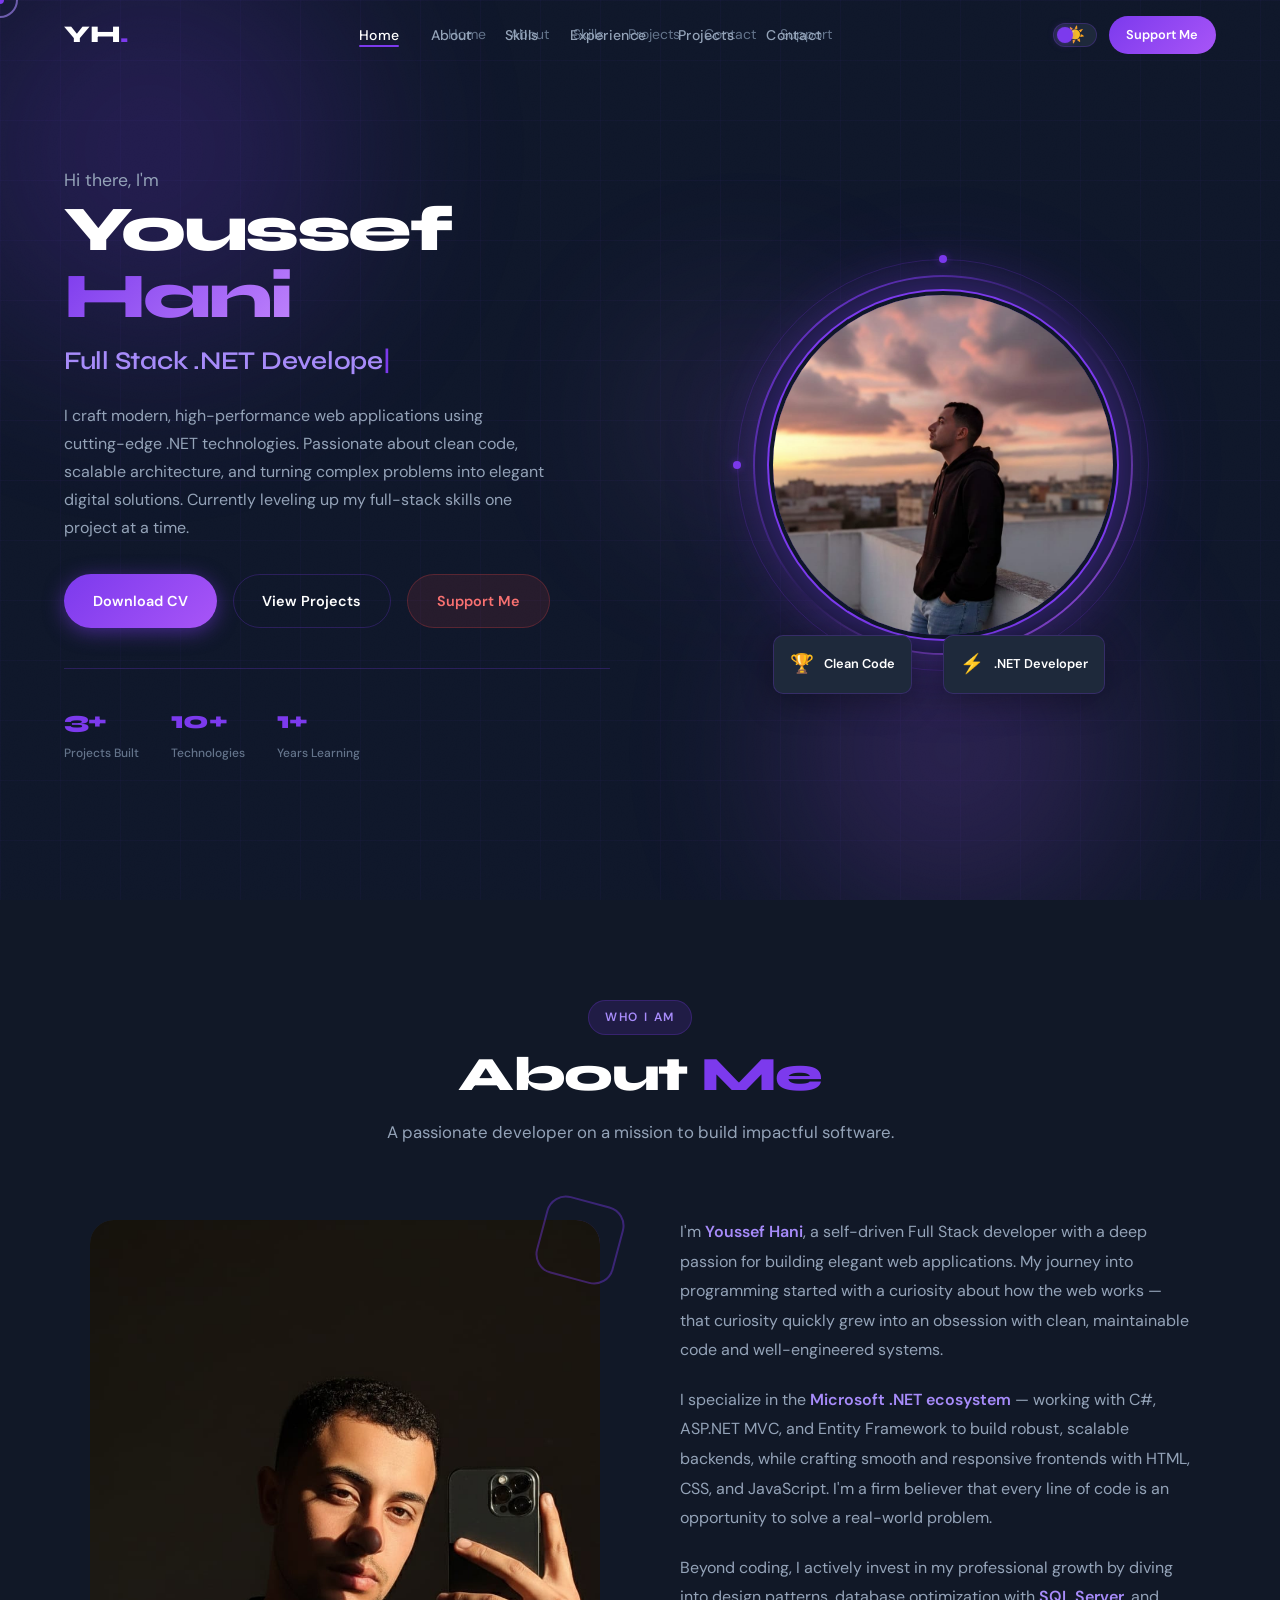
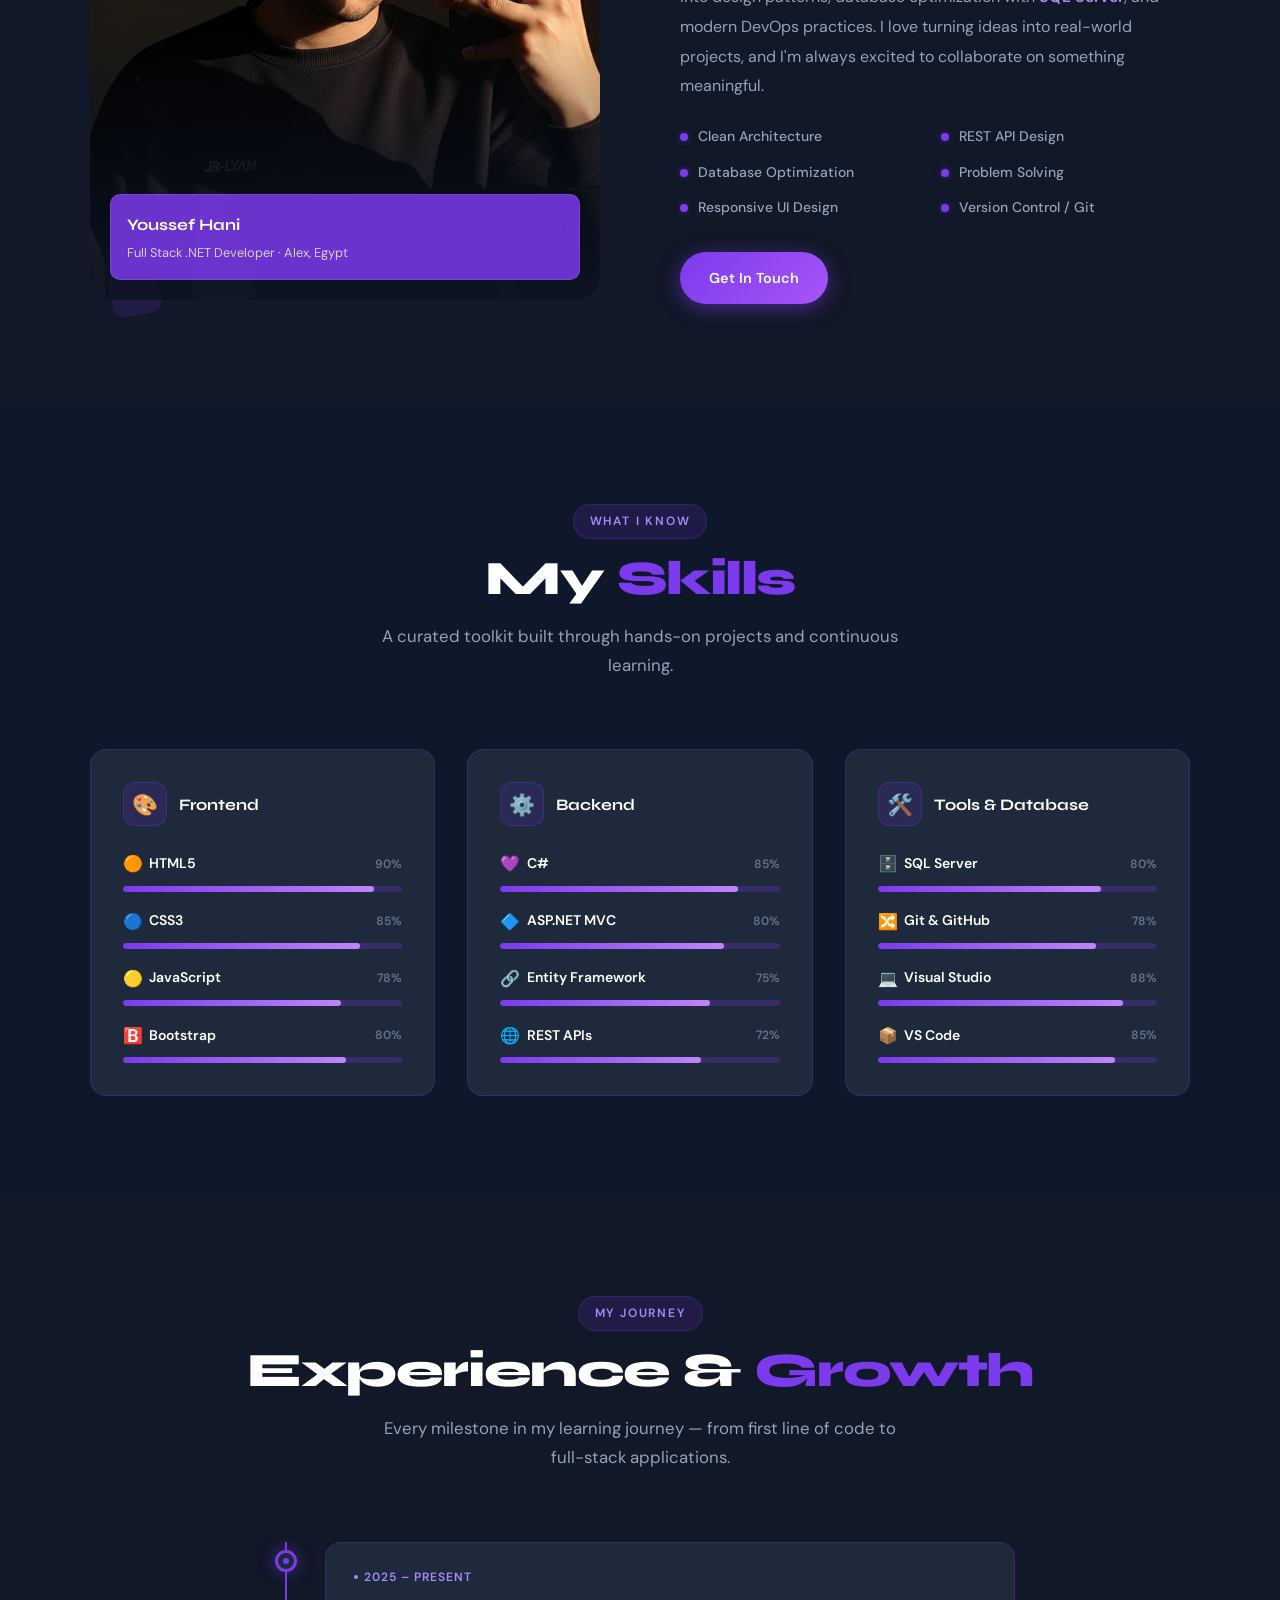
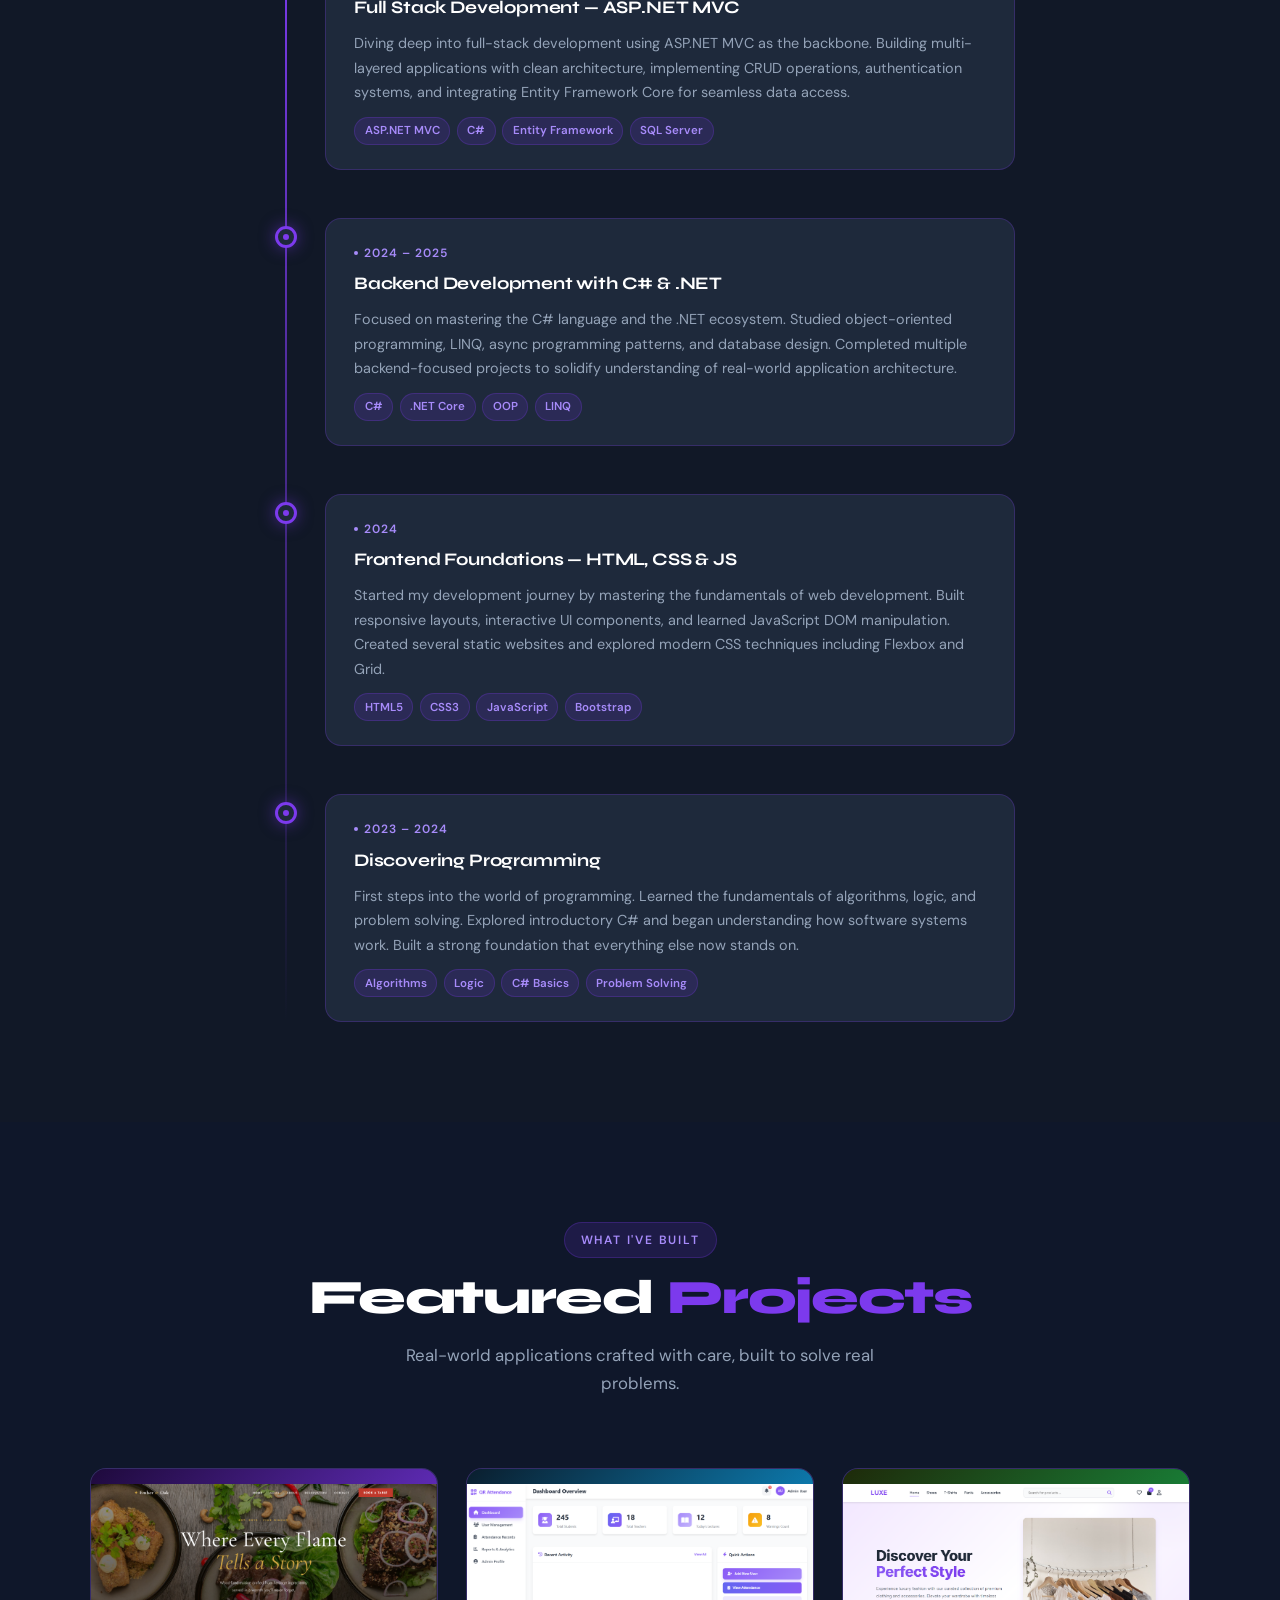
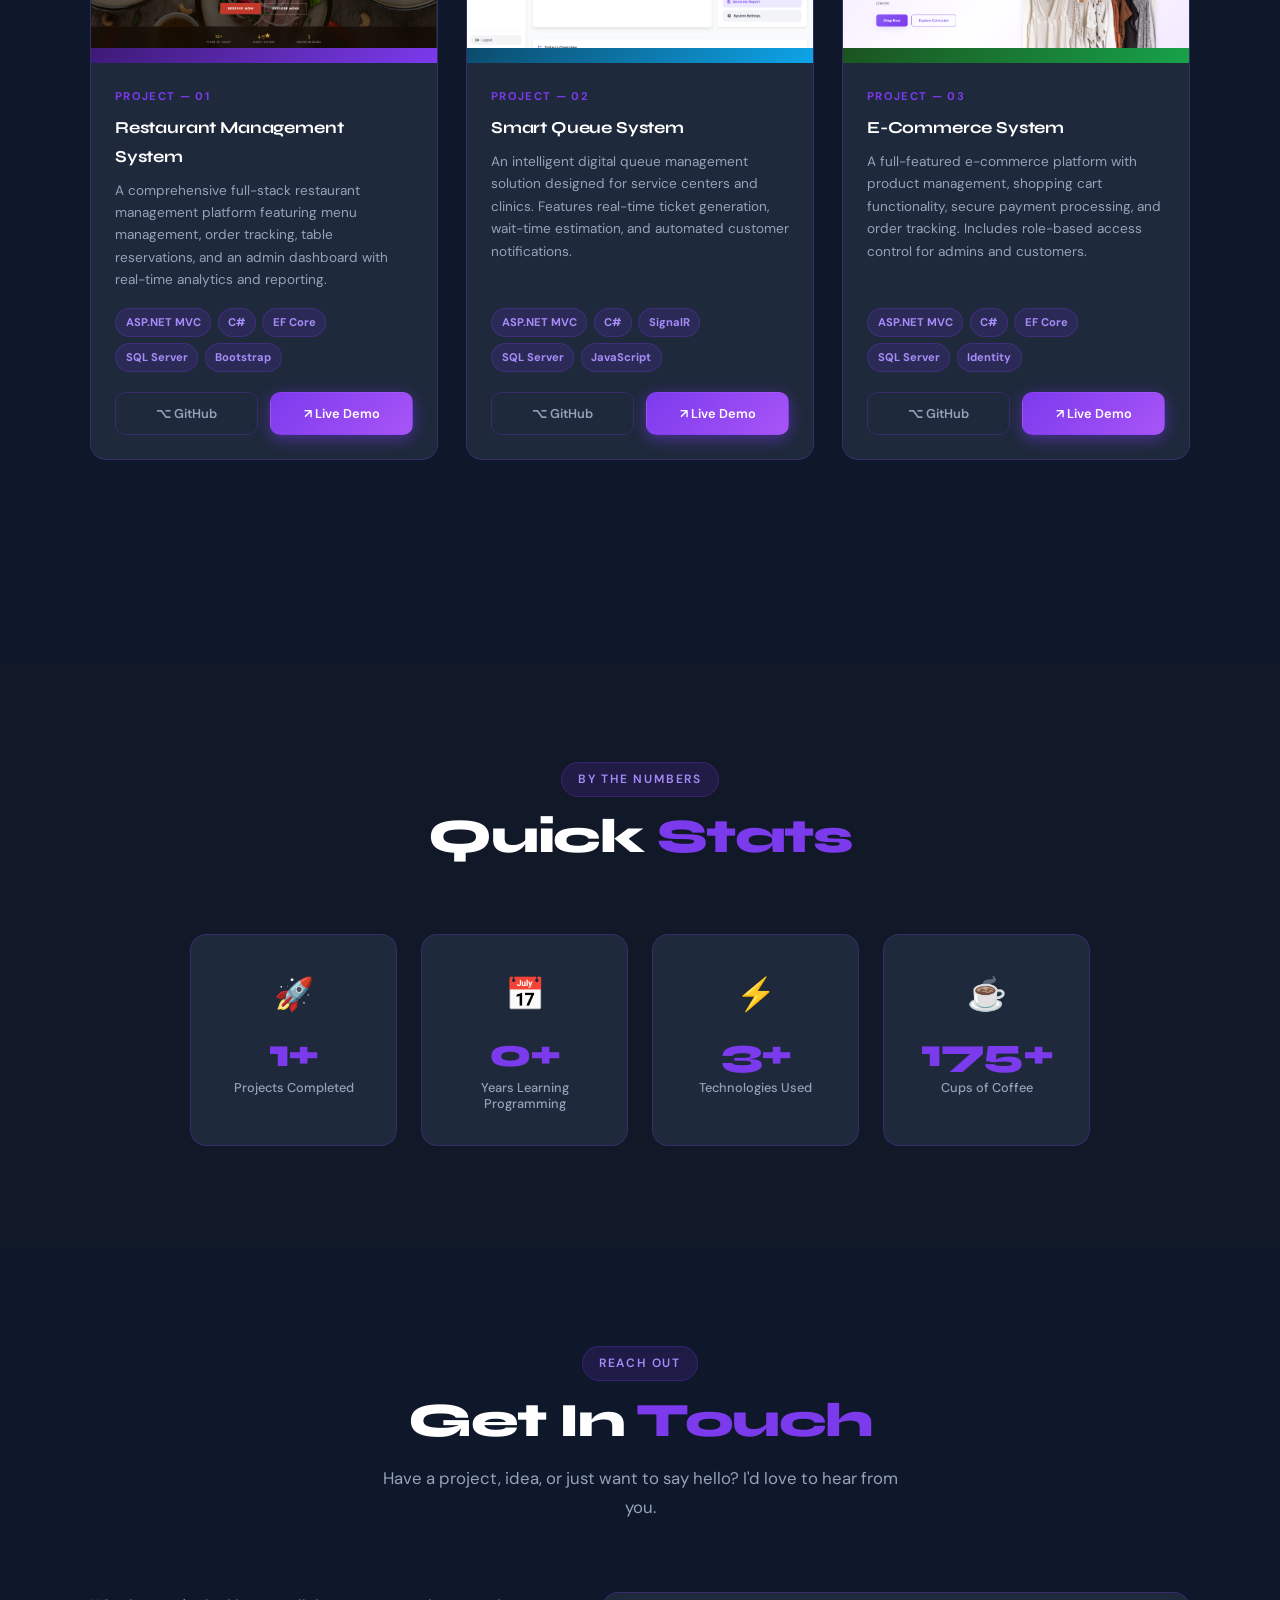
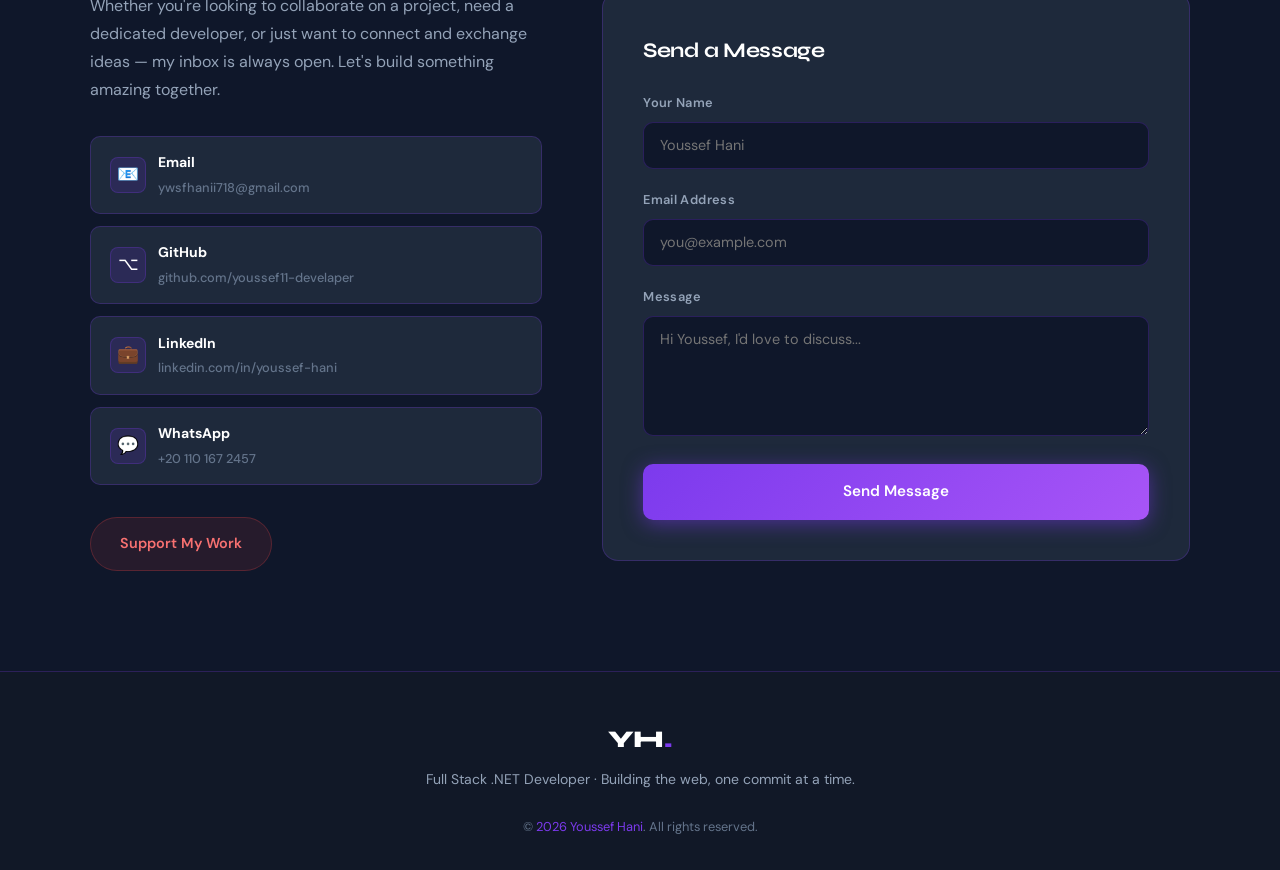
<file: index.html>
<!DOCTYPE html>
<html lang="en" data-theme="dark">
<head>
  <meta charset="UTF-8" />
  <meta name="viewport" content="width=device-width, initial-scale=1.0" />
  <title>Youssef Hani — Full Stack .NET Developer</title>
  <meta name="description" content="Portfolio of Youssef Hani, a passionate Full Stack .NET Developer specializing in ASP.NET MVC, C#, and modern web technologies." />
  <link rel="stylesheet" href="css/style.css" />
  <link rel="icon" href="data:image/svg+xml,<svg xmlns='http://www.w3.org/2000/svg' viewBox='0 0 32 32'><rect width='32' height='32' rx='8' fill='%237c3aed'/><text y='24' x='5' font-size='22' fill='white' font-family='sans-serif' font-weight='900'>Y</text></svg>" />
</head>
<body>

<!-- LOADER -->
<div id="loader">
  <div class="loader-ring"></div>
</div>

<!-- CURSOR -->
<div class="cursor-dot"></div>
<div class="cursor-ring"></div>

<!-- SCROLL TO TOP -->
<button class="scroll-top" id="scrollTop" aria-label="Scroll to top">↑</button>

<!-- ============================================================
     NAVIGATION
============================================================ -->
<nav id="navbar">
  <a href="#hero" class="nav-logo">YH<span>.</span></a>

  <ul class="nav-links">
    <li><a href="#hero">Home</a></li>
    <li><a href="#about">About</a></li>
    <li><a href="#skills">Skills</a></li>
    <li><a href="#experience">Experience</a></li>
    <li><a href="#projects">Projects</a></li>
    <li><a href="#contact">Contact</a></li>
  </ul>

  <div class="nav-actions">
    <button class="theme-toggle" id="themeToggle" aria-label="Toggle theme">
      <span class="theme-icon">☀️</span>
    </button>
    <a href="#contact" class="nav-support-btn">Support Me</a>
  </div>

  <button class="hamburger" id="hamburger" aria-label="Menu">
    <span></span><span></span><span></span>
  </button>
</nav>

<!-- Mobile Nav -->
<nav class="mobile-nav" id="mobileNav">
  <a href="#hero">Home</a>
  <a href="#about">About</a>
  <a href="#skills">Skills</a>
  <a href="#experience">Experience</a>
  <a href="#projects">Projects</a>
  <a href="#contact">Contact</a>
</nav>

<!-- ============================================================
     HERO SECTION
============================================================ -->
<section id="hero">
  <div class="hero-bg">
    <div class="hero-orb hero-orb-1"></div>
    <div class="hero-orb hero-orb-2"></div>
    <div class="hero-orb hero-orb-3"></div>
    <div class="hero-grid"></div>
  </div>

  <div class="hero-container">

    <!-- Text -->
    <div class="hero-text">
      <p class="hero-greeting">Hi there, I'm</p>
      <h1 class="hero-name">Youssef<br><span class="highlight">Hani</span></h1>
      <h2 class="hero-title"><span id="typed"></span><span class="typed-cursor">|</span></h2>
      <p class="hero-intro">
        I craft modern, high-performance web applications using cutting-edge .NET technologies.
        Passionate about clean code, scalable architecture, and turning complex problems into
        elegant digital solutions. Currently leveling up my full-stack skills one project at a time.
      </p>

      <div class="hero-btns">
        <a href="files/Youssef Hani Ahmed Abd Allah final cv5.pdf" download class="btn-primary">
           Download CV
        </a>
        <a href="#projects" class="btn-secondary">
           View Projects
        </a>
        <a href="#contact" class="btn-support">
           Support Me
        </a>
      </div>

      <div class="hero-stats">
        <div class="hero-stat-item">
          <div class="hero-stat-num">3+</div>
          <div class="hero-stat-label">Projects Built</div>
        </div>
        <div class="hero-stat-item">
          <div class="hero-stat-num">10+</div>
          <div class="hero-stat-label">Technologies</div>
        </div>
        <div class="hero-stat-item">
          <div class="hero-stat-num">1+</div>
          <div class="hero-stat-label">Years Learning</div>
        </div>
      </div>
    </div>

    <!-- Image -->
    <div class="hero-image-wrap">
      <div class="profile-ring-outer">
        <div class="profile-ring"></div>
        <div class="profile-ring-2"></div>
        <div class="profile-dots">
          <div class="profile-dot"></div>
          <div class="profile-dot"></div>
          <div class="profile-dot"></div>
        </div>
        <div class="profile-img-container">
          <div class="profile-placeholder"><img src="image/profile.jpeg" alt="Youssef Hani"></div>
        </div>

        <!-- Floating info cards -->
        <div class="hero-float-card"style="left: 50%;">
          <span class="float-icon">⚡</span> .NET Developer
        </div>
        <div class="hero-float-card">
          <span class="float-icon">🏆</span> Clean Code
        </div>
      </div>
    </div>

  </div>
</section>

<!-- ============================================================
     ABOUT SECTION
============================================================ -->
<section id="about">
  <div class="section-header reveal">
    <div class="section-label">Who I Am</div>
    <h2 class="section-title">About <span>Me</span></h2>
    <p class="section-desc">A passionate developer on a mission to build impactful software.</p>
  </div>

  <div class="about-grid">

    <div class="about-img-wrap reveal-left">
      <div class="about-img-box">
        <div class="big-letter"><img src="image/section.jpeg" alt="Youssef Hani"></div>
        <div class="about-img-badge">
          <h4>Youssef Hani</h4>
          <p>Full Stack .NET Developer · Alex, Egypt</p>
        </div>
      </div>
      <div class="about-decor"></div>
      <div class="about-decor-2"></div>
    </div>

    <div class="about-content reveal-right">
      <p>
        I'm <strong>Youssef Hani</strong>, a self-driven Full Stack developer with a deep passion for
        building elegant web applications. My journey into programming started with a curiosity
        about how the web works — that curiosity quickly grew into an obsession with clean, 
        maintainable code and well-engineered systems.
      </p>
      <p>
        I specialize in the <strong>Microsoft .NET ecosystem</strong> — working with C#, ASP.NET MVC, 
        and Entity Framework to build robust, scalable backends, while crafting smooth and responsive
        frontends with HTML, CSS, and JavaScript. I'm a firm believer that every line of code is 
        an opportunity to solve a real-world problem.
      </p>
      <p>
        Beyond coding, I actively invest in my professional growth by diving into design patterns,
        database optimization with <strong>SQL Server</strong>, and modern DevOps practices. I love 
        turning ideas into real-world projects, and I'm always excited to collaborate on something meaningful.
      </p>

      <div class="about-highlights">
        <div class="about-highlight-item">Clean Architecture</div>
        <div class="about-highlight-item">REST API Design</div>
        <div class="about-highlight-item">Database Optimization</div>
        <div class="about-highlight-item">Problem Solving</div>
        <div class="about-highlight-item">Responsive UI Design</div>
        <div class="about-highlight-item">Version Control / Git</div>
      </div>

      <div style="margin-top:2rem;">
        <a href="#contact" class="btn-primary">Get In Touch</a>
      </div>
    </div>

  </div>
</section>

<!-- ============================================================
     SKILLS SECTION
============================================================ -->
<section id="skills">
  <div class="section-header reveal">
    <div class="section-label">What I Know</div>
    <h2 class="section-title">My <span>Skills</span></h2>
    <p class="section-desc">A curated toolkit built through hands-on projects and continuous learning.</p>
  </div>

  <div class="skills-container">
    <div class="skills-grid">

      <!-- Frontend -->
      <div class="skill-category reveal delay-1">
        <div class="skill-cat-header">
          <div class="skill-cat-icon">🎨</div>
          <div class="skill-cat-title">Frontend</div>
        </div>
        <div class="skill-items">
          <div class="skill-item">
            <div class="skill-info">
              <span class="skill-name"><span class="skill-icon">🟠</span> HTML5</span>
              <span class="skill-pct">90%</span>
            </div>
            <div class="skill-bar"><div class="skill-bar-fill" data-width="90"></div></div>
          </div>
          <div class="skill-item">
            <div class="skill-info">
              <span class="skill-name"><span class="skill-icon">🔵</span> CSS3</span>
              <span class="skill-pct">85%</span>
            </div>
            <div class="skill-bar"><div class="skill-bar-fill" data-width="85"></div></div>
          </div>
          <div class="skill-item">
            <div class="skill-info">
              <span class="skill-name"><span class="skill-icon">🟡</span> JavaScript</span>
              <span class="skill-pct">78%</span>
            </div>
            <div class="skill-bar"><div class="skill-bar-fill" data-width="78"></div></div>
          </div>
          <div class="skill-item">
            <div class="skill-info">
              <span class="skill-name"><span class="skill-icon">🅱️</span> Bootstrap</span>
              <span class="skill-pct">80%</span>
            </div>
            <div class="skill-bar"><div class="skill-bar-fill" data-width="80"></div></div>
          </div>
        </div>
      </div>

      <!-- Backend -->
      <div class="skill-category reveal delay-2">
        <div class="skill-cat-header">
          <div class="skill-cat-icon">⚙️</div>
          <div class="skill-cat-title">Backend</div>
        </div>
        <div class="skill-items">
          <div class="skill-item">
            <div class="skill-info">
              <span class="skill-name"><span class="skill-icon">💜</span> C#</span>
              <span class="skill-pct">85%</span>
            </div>
            <div class="skill-bar"><div class="skill-bar-fill" data-width="85"></div></div>
          </div>
          <div class="skill-item">
            <div class="skill-info">
              <span class="skill-name"><span class="skill-icon">🔷</span> ASP.NET MVC</span>
              <span class="skill-pct">80%</span>
            </div>
            <div class="skill-bar"><div class="skill-bar-fill" data-width="80"></div></div>
          </div>
          <div class="skill-item">
            <div class="skill-info">
              <span class="skill-name"><span class="skill-icon">🔗</span> Entity Framework</span>
              <span class="skill-pct">75%</span>
            </div>
            <div class="skill-bar"><div class="skill-bar-fill" data-width="75"></div></div>
          </div>
          <div class="skill-item">
            <div class="skill-info">
              <span class="skill-name"><span class="skill-icon">🌐</span> REST APIs</span>
              <span class="skill-pct">72%</span>
            </div>
            <div class="skill-bar"><div class="skill-bar-fill" data-width="72"></div></div>
          </div>
        </div>
      </div>

      <!-- Tools -->
      <div class="skill-category reveal delay-3">
        <div class="skill-cat-header">
          <div class="skill-cat-icon">🛠️</div>
          <div class="skill-cat-title">Tools & Database</div>
        </div>
        <div class="skill-items">
          <div class="skill-item">
            <div class="skill-info">
              <span class="skill-name"><span class="skill-icon">🗄️</span> SQL Server</span>
              <span class="skill-pct">80%</span>
            </div>
            <div class="skill-bar"><div class="skill-bar-fill" data-width="80"></div></div>
          </div>
          <div class="skill-item">
            <div class="skill-info">
              <span class="skill-name"><span class="skill-icon">🔀</span> Git & GitHub</span>
              <span class="skill-pct">78%</span>
            </div>
            <div class="skill-bar"><div class="skill-bar-fill" data-width="78"></div></div>
          </div>
          <div class="skill-item">
            <div class="skill-info">
              <span class="skill-name"><span class="skill-icon">💻</span> Visual Studio</span>
              <span class="skill-pct">88%</span>
            </div>
            <div class="skill-bar"><div class="skill-bar-fill" data-width="88"></div></div>
          </div>
          <div class="skill-item">
            <div class="skill-info">
              <span class="skill-name"><span class="skill-icon">📦</span> VS Code</span>
              <span class="skill-pct">85%</span>
            </div>
            <div class="skill-bar"><div class="skill-bar-fill" data-width="85"></div></div>
          </div>
        </div>
      </div>

    </div>
  </div>
</section>

<!-- ============================================================
     EXPERIENCE SECTION
============================================================ -->
<section id="experience">
  <div class="section-header reveal">
    <div class="section-label">My Journey</div>
    <h2 class="section-title">Experience &amp; <span>Growth</span></h2>
    <p class="section-desc">Every milestone in my learning journey — from first line of code to full-stack applications.</p>
  </div>

  <div class="timeline">

    <div class="timeline-item reveal">
      <div class="timeline-dot"><div class="timeline-dot-inner"></div></div>
      <div class="timeline-card">
        <div class="timeline-period">2025 – Present</div>
        <h3 class="timeline-title">Full Stack Development — ASP.NET MVC</h3>
        <p class="timeline-desc">
          Diving deep into full-stack development using ASP.NET MVC as the backbone. Building multi-layered
          applications with clean architecture, implementing CRUD operations, authentication systems, and integrating
          Entity Framework Core for seamless data access.
        </p>
        <div class="timeline-tags">
          <span class="timeline-tag">ASP.NET MVC</span>
          <span class="timeline-tag">C#</span>
          <span class="timeline-tag">Entity Framework</span>
          <span class="timeline-tag">SQL Server</span>
        </div>
      </div>
    </div>

    <div class="timeline-item reveal delay-1">
      <div class="timeline-dot"><div class="timeline-dot-inner"></div></div>
      <div class="timeline-card">
        <div class="timeline-period">2024 – 2025</div>
        <h3 class="timeline-title">Backend Development with C# &amp; .NET</h3>
        <p class="timeline-desc">
          Focused on mastering the C# language and the .NET ecosystem. Studied object-oriented programming, LINQ,
          async programming patterns, and database design. Completed multiple backend-focused projects to solidify
          understanding of real-world application architecture.
        </p>
        <div class="timeline-tags">
          <span class="timeline-tag">C#</span>
          <span class="timeline-tag">.NET Core</span>
          <span class="timeline-tag">OOP</span>
          <span class="timeline-tag">LINQ</span>
        </div>
      </div>
    </div>

    <div class="timeline-item reveal delay-2">
      <div class="timeline-dot"><div class="timeline-dot-inner"></div></div>
      <div class="timeline-card">
        <div class="timeline-period">2024</div>
        <h3 class="timeline-title">Frontend Foundations — HTML, CSS &amp; JS</h3>
        <p class="timeline-desc">
          Started my development journey by mastering the fundamentals of web development. Built responsive layouts,
          interactive UI components, and learned JavaScript DOM manipulation. Created several static websites
          and explored modern CSS techniques including Flexbox and Grid.
        </p>
        <div class="timeline-tags">
          <span class="timeline-tag">HTML5</span>
          <span class="timeline-tag">CSS3</span>
          <span class="timeline-tag">JavaScript</span>
          <span class="timeline-tag">Bootstrap</span>
        </div>
      </div>
    </div>

    <div class="timeline-item reveal delay-3">
      <div class="timeline-dot"><div class="timeline-dot-inner"></div></div>
      <div class="timeline-card">
        <div class="timeline-period">2023 – 2024</div>
        <h3 class="timeline-title">Discovering Programming</h3>
        <p class="timeline-desc">
          First steps into the world of programming. Learned the fundamentals of algorithms, logic, and problem
          solving. Explored introductory C# and began understanding how software systems work. Built a strong
          foundation that everything else now stands on.
        </p>
        <div class="timeline-tags">
          <span class="timeline-tag">Algorithms</span>
          <span class="timeline-tag">Logic</span>
          <span class="timeline-tag">C# Basics</span>
          <span class="timeline-tag">Problem Solving</span>
        </div>
      </div>
    </div>

  </div>
</section>

<!-- ============================================================
     PROJECTS SECTION
============================================================ -->
<section id="projects">
  <div class="section-header reveal">
    <div class="section-label">What I've Built</div>
    <h2 class="section-title">Featured <span>Projects</span></h2>
    <p class="section-desc">Real-world applications crafted with care, built to solve real problems.</p>
  </div>

  <div class="projects-grid">

    <!-- Project 1 -->
    <div class="project-card reveal delay-1">
      <div class="project-img">
        <div class="project-img-inner project-img-placeholder proj-p1"><img src="image/resturant.png" alt="Project 1"></div>
        <div class="project-img-overlay">
          <a href="https://github.com/Youssef11-Develaper/Restaurant" target="_blank" class="overlay-btn" title="GitHub">⌥</a>
          <a href="https://github.com/Youssef11-Develaper/Restaurant" class="overlay-btn" title="Live Demo">↗</a>
        </div>
      </div>
      <div class="project-content">
        <div class="project-number">Project — 01</div>
        <h3 class="project-title">Restaurant Management System</h3>
        <p class="project-desc">
          A comprehensive full-stack restaurant management platform featuring menu management, order tracking,
          table reservations, and an admin dashboard with real-time analytics and reporting.
        </p>
        <div class="project-techs">
          <span class="project-tech">ASP.NET MVC</span>
          <span class="project-tech">C#</span>
          <span class="project-tech">EF Core</span>
          <span class="project-tech">SQL Server</span>
          <span class="project-tech">Bootstrap</span>
        </div>
        <div class="project-links">
          <a href="https://github.com/Youssef11-Develaper/Restaurant" target="_blank" class="project-link-btn github">⌥ GitHub</a>
          <a href="https://github.com/Youssef11-Develaper/Restaurant" class="project-link-btn demo">↗ Live Demo</a>
        </div>
      </div>
    </div>

    <!-- Project 2 -->
    <div class="project-card reveal delay-2">
      <div class="project-img">
        <div class="project-img-inner project-img-placeholder proj-p2"><img src="image/QR.png" alt="Project 2"></div>
        <div class="project-img-overlay">
          <a href="https://github.com/Youssef11-Develaper/QR-Attendance-System-FrontEnd" target="_blank" class="overlay-btn" title="GitHub">⌥</a>
          <a href="https://youssef11-develaper.github.io/QR-Attendance-System-FrontEnd/" class="overlay-btn" title="Live Demo">↗</a>
        </div>
      </div>
      <div class="project-content">
        <div class="project-number">Project — 02</div>
        <h3 class="project-title">Smart Queue System</h3>
        <p class="project-desc">
          An intelligent digital queue management solution designed for service centers and clinics.
          Features real-time ticket generation, wait-time estimation, and automated customer notifications.
        </p>
        <div class="project-techs">
          <span class="project-tech">ASP.NET MVC</span>
          <span class="project-tech">C#</span>
          <span class="project-tech">SignalR</span>
          <span class="project-tech">SQL Server</span>
          <span class="project-tech">JavaScript</span>
        </div>
        <div class="project-links">
          <a href="https://github.com/Youssef11-Develaper/QR-Attendance-System-FrontEnd" target="_blank" class="project-link-btn github">⌥ GitHub</a>
          <a href="https://youssef11-develaper.github.io/QR-Attendance-System-FrontEnd/" class="project-link-btn demo">↗ Live Demo</a>
        </div>
      </div>
    </div>

    <!-- Project 3 -->
    <div class="project-card reveal delay-3">
      <div class="project-img">
        <div class="project-img-inner project-img-placeholder proj-p3"><img src="image/e-commmerce.png" alt="Project 3"></div>
        <div class="project-img-overlay">
          <a href="https://github.com/Youssef11-Develaper/Shopping" target="_blank" class="overlay-btn" title="GitHub">⌥</a>
          <a href=" https://youssef11-develaper.github.io/Shopping/" class="overlay-btn" title="Live Demo">↗</a>
        </div>
      </div>
      <div class="project-content">
        <div class="project-number">Project — 03</div>
        <h3 class="project-title">E-Commerce System</h3>
        <p class="project-desc">
          A full-featured e-commerce platform with product management, shopping cart functionality,
          secure payment processing, and order tracking. Includes role-based access control for admins and customers.
        </p>
        <div class="project-techs">
          <span class="project-tech">ASP.NET MVC</span>
          <span class="project-tech">C#</span>
          <span class="project-tech">EF Core</span>
          <span class="project-tech">SQL Server</span>
          <span class="project-tech">Identity</span>
        </div>
        <div class="project-links">
          <a href="https://github.com/Youssef11-Develaper/Shopping" target="_blank" class="project-link-btn github">⌥ GitHub</a>
          <button class="project-link-btn demo">↗ Live Demo</button>
        </div>
      </div>
    </div>

  </div>

  <div style="text-align:center; margin-top:3rem;" class="reveal">
    <a href="https://github.com/youssef11-develaper" target="_blank" class="btn-secondary">
      ⌥ View All on GitHub
    </a>
  </div>
</section>

<!-- ============================================================
     STATISTICS SECTION
============================================================ -->
<section id="stats">
  <div class="section-header reveal">
    <div class="section-label">By The Numbers</div>
    <h2 class="section-title">Quick <span>Stats</span></h2>
  </div>

  <div class="stats-grid">
    <div class="stat-card reveal delay-1">
      <div class="stat-icon">🚀</div>
      <div class="stat-num" data-target="3" data-suffix="+">0+</div>
      <div class="stat-label">Projects Completed</div>
    </div>
    <div class="stat-card reveal delay-2">
      <div class="stat-icon">📅</div>
      <div class="stat-num" data-target="1" data-suffix="+">0+</div>
      <div class="stat-label">Years Learning Programming</div>
    </div>
    <div class="stat-card reveal delay-3">
      <div class="stat-icon">⚡</div>
      <div class="stat-num" data-target="10" data-suffix="+">0+</div>
      <div class="stat-label">Technologies Used</div>
    </div>
    <div class="stat-card reveal delay-4">
      <div class="stat-icon">☕</div>
      <div class="stat-num" data-target="500" data-suffix="+">0+</div>
      <div class="stat-label">Cups of Coffee</div>
    </div>
  </div>
</section>

<!-- ============================================================
     CONTACT SECTION
============================================================ -->
<section id="contact">
  <div class="section-header reveal">
    <div class="section-label">Reach Out</div>
    <h2 class="section-title">Get In <span>Touch</span></h2>
    <p class="section-desc">Have a project, idea, or just want to say hello? I'd love to hear from you.</p>
  </div>

  <div class="contact-wrap">

    <!-- Info -->
    <div class="contact-info reveal-left">
      <p class="contact-intro">
        Whether you're looking to collaborate on a project, need a dedicated developer,
        or just want to connect and exchange ideas — my inbox is always open. Let's build something amazing together.
      </p>

      <div class="contact-links">
        <a href="mailto:ywsfhanii718@gmail.com" class="contact-link-item">
          <div class="contact-link-icon">📧</div>
          <div>
            <div style="font-weight:700; margin-bottom:2px;">Email</div>
            <div style="font-size:0.8rem; color:var(--text-dim);">ywsfhanii718@gmail.com</div>
          </div>
        </a>
        <a href="https://github.com/youssef11-develaper" target="_blank" class="contact-link-item">
          <div class="contact-link-icon">⌥</div>
          <div>
            <div style="font-weight:700; margin-bottom:2px;">GitHub</div>
            <div style="font-size:0.8rem; color:var(--text-dim);">github.com/youssef11-develaper</div>
          </div>
        </a>
        <a href="https://www.linkedin.com/in/youssef-hani718?utm_source=share&utm_campaign=share_via&utm_content=profile&utm_medium=android_app" target="_blank" class="contact-link-item">
          <div class="contact-link-icon">💼</div>
          <div>
            <div style="font-weight:700; margin-bottom:2px;">LinkedIn</div>
            <div style="font-size:0.8rem; color:var(--text-dim);">linkedin.com/in/youssef-hani</div>
          </div>
        </a>
        <a href="https://wa.me/201101672457" target="_blank" class="contact-link-item">
          <div class="contact-link-icon">💬</div>
          <div>
            <div style="font-weight:700; margin-bottom:2px;">WhatsApp</div>
            <div style="font-size:0.8rem; color:var(--text-dim);">+20 110 167 2457</div>
          </div>
        </a>
      </div>

      <a href="login.html" class="btn-support" style="display:inline-flex;">Support My Work</a>
    </div>

    <!-- Form -->
    <div class="contact-form-wrap reveal-right">
      <h3 class="form-title">Send a Message</h3>
      <form id="contactForm" novalidate>
        <div class="form-group">
          <label for="fname">Your Name</label>
          <input type="text" id="fname" placeholder="Youssef Hani" autocomplete="name" />
          <div class="form-error" id="nameErr">Please enter your name.</div>
        </div>
        <div class="form-group">
          <label for="femail">Email Address</label>
          <input type="email" id="femail" placeholder="you@example.com" autocomplete="email" />
          <div class="form-error" id="emailErr">Please enter a valid email address.</div>
        </div>
        <div class="form-group">
          <label for="fmessage">Message</label>
          <textarea id="fmessage" placeholder="Hi Youssef, I'd love to discuss..."></textarea>
          <div class="form-error" id="msgErr">Please enter a message (at least 10 characters).</div>
        </div>
        <a href="login.html"  type="submit" class="form-submit-btn">Send Message</a>
        <div class="form-success" id="formSuccess">
          ✅ Message sent successfully! I'll get back to you soon.
        </div>
      </form>
    </div>

  </div>
</section>

<!-- ============================================================
     FOOTER
============================================================ -->
<footer>
  <div class="footer-logo">YH<span>.</span></div>
  <p class="footer-tagline">Full Stack .NET Developer · Building the web, one commit at a time.</p>
  <nav class="footer-nav">
    <a href="#hero">Home</a>
    <a href="#about">About</a>
    <a href="#skills">Skills</a>
    <a href="#projects">Projects</a>
    <a href="#contact">Contact</a>
    <a href="login.html">Support</a>
  </nav>
  <p class="footer-copy">
    © <span id="year"></span> <span>Youssef Hani</span>. All rights reserved.
  </p>
</footer>

<script src="js/script.js"></script>
</body>
</html>
</file>
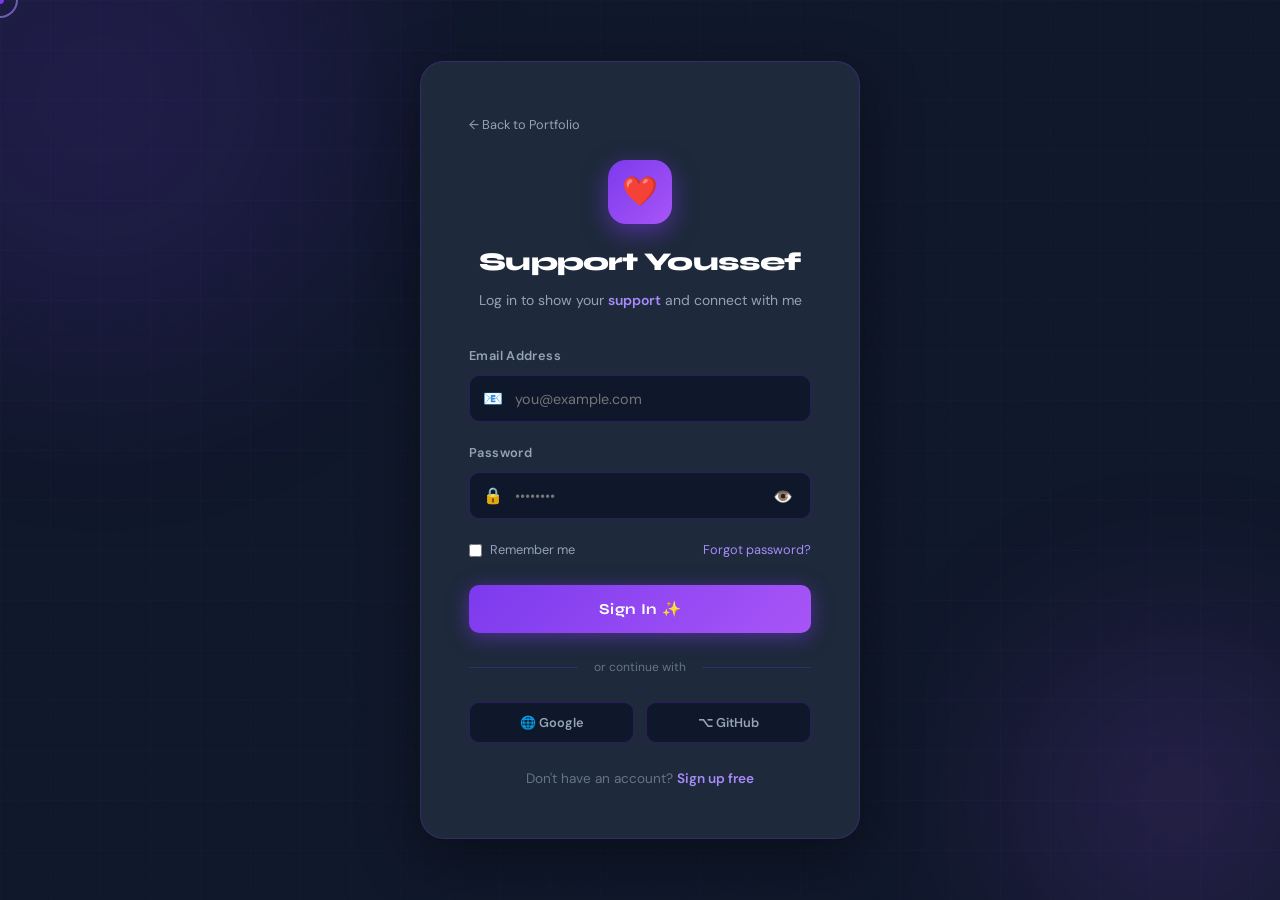
<file: login.html>
<!DOCTYPE html>
<html lang="en" data-theme="dark">
<head>
  <meta charset="UTF-8" />
  <meta name="viewport" content="width=device-width, initial-scale=1.0" />
  <title>Support Youssef Hani — Login</title>
  <link rel="stylesheet" href="css/style.css" />
  <link rel="icon" href="data:image/svg+xml,<svg xmlns='http://www.w3.org/2000/svg' viewBox='0 0 32 32'><rect width='32' height='32' rx='8' fill='%237c3aed'/><text y='24' x='5' font-size='22' fill='white' font-family='sans-serif' font-weight='900'>Y</text></svg>" />
  <style>
    .login-page {
      min-height: 100vh;
      display: flex;
      align-items: center;
      justify-content: center;
      padding: 2rem;
      position: relative;
      overflow: hidden;
    }
    .login-bg { position: absolute; inset: 0; z-index: 0; }
    .login-orb {
      position: absolute;
      border-radius: 50%;
      filter: blur(90px);
      opacity: 0.2;
    }
    .login-orb-1 {
      width: 600px; height: 600px;
      background: radial-gradient(circle, #7c3aed, transparent);
      top: -200px; left: -200px;
    }
    .login-orb-2 {
      width: 400px; height: 400px;
      background: radial-gradient(circle, #a855f7, transparent);
      bottom: -100px; right: -100px;
    }
    .login-grid {
      position: absolute; inset: 0;
      background-image:
        linear-gradient(rgba(124,58,237,0.04) 1px, transparent 1px),
        linear-gradient(90deg, rgba(124,58,237,0.04) 1px, transparent 1px);
      background-size: 50px 50px;
    }
    .login-card {
      position: relative;
      z-index: 2;
      background: var(--card);
      border: 1px solid var(--border);
      border-radius: 24px;
      padding: 3rem;
      width: 100%;
      max-width: 440px;
      box-shadow: var(--shadow);
      animation: fadeInUp 0.6s ease both;
    }
    .login-back {
      display: inline-flex;
      align-items: center;
      gap: 0.4rem;
      font-size: 0.8rem;
      color: var(--text-muted);
      text-decoration: none;
      margin-bottom: 1.5rem;
      transition: color var(--transition);
    }
    .login-back:hover { color: var(--secondary); }
    .login-header { text-align: center; margin-bottom: 2rem; }
    .login-icon {
      width: 64px; height: 64px;
      background: linear-gradient(135deg, var(--primary), #a855f7);
      border-radius: 18px;
      display: flex;
      align-items: center;
      justify-content: center;
      font-size: 1.8rem;
      margin: 0 auto 1rem;
      box-shadow: 0 8px 24px var(--glow);
    }
    .login-title {
      font-family: var(--font-display);
      font-size: 1.6rem;
      font-weight: 800;
      color: var(--text);
      letter-spacing: -0.03em;
      margin-bottom: 0.4rem;
    }
    .login-subtitle { font-size: 0.875rem; color: var(--text-muted); }
    .login-subtitle span { color: var(--secondary); font-weight: 600; }

    .form-group { margin-bottom: 1.25rem; }
    .form-group label {
      display: block;
      font-size: 0.8rem;
      font-weight: 600;
      color: var(--text-muted);
      margin-bottom: 0.5rem;
      letter-spacing: 0.03em;
    }
    .input-wrap { position: relative; }
    .input-icon {
      position: absolute;
      left: 14px;
      top: 50%;
      transform: translateY(-50%);
      font-size: 1rem;
      color: var(--text-dim);
      pointer-events: none;
    }
    .input-wrap input {
      width: 100%;
      background: var(--bg);
      border: 1px solid var(--border);
      border-radius: var(--radius-sm);
      padding: 0.85rem 1rem 0.85rem 2.8rem;
      color: var(--text);
      font-family: var(--font-body);
      font-size: 0.9rem;
      outline: none;
      transition: border-color var(--transition), box-shadow var(--transition);
    }
    .input-wrap input:focus {
      border-color: var(--primary);
      box-shadow: 0 0 0 3px var(--glow-soft);
    }
    .pw-toggle {
      position: absolute;
      right: 14px;
      top: 50%;
      transform: translateY(-50%);
      background: none;
      border: none;
      cursor: pointer;
      font-size: 1rem;
      color: var(--text-dim);
      padding: 4px;
      transition: color var(--transition);
    }
    .pw-toggle:hover { color: var(--secondary); }
    .form-footer {
      display: flex;
      align-items: center;
      justify-content: space-between;
      margin-bottom: 1.5rem;
    }
    .remember {
      display: flex;
      align-items: center;
      gap: 0.5rem;
      font-size: 0.8rem;
      color: var(--text-muted);
      cursor: pointer;
    }
    .remember input { accent-color: var(--primary); }
    .forgot { font-size: 0.8rem; color: var(--secondary); text-decoration: none; transition: opacity var(--transition); }
    .forgot:hover { opacity: 0.75; }
    .login-btn {
      width: 100%;
      padding: 0.95rem;
      background: linear-gradient(135deg, var(--primary), #a855f7);
      color: white;
      border: none;
      border-radius: var(--radius-sm);
      font-size: 0.95rem;
      font-weight: 700;
      cursor: pointer;
      transition: all var(--transition);
      font-family: var(--font-display);
      letter-spacing: 0.02em;
      box-shadow: 0 4px 20px var(--glow);
    }
    .login-btn:hover { transform: translateY(-2px); box-shadow: 0 12px 36px var(--glow); }
    .login-btn:active { transform: translateY(0); }
    .login-divider {
      display: flex;
      align-items: center;
      gap: 1rem;
      margin: 1.5rem 0;
    }
    .login-divider span {
      flex: 1; height: 1px;
      background: var(--border);
    }
    .login-divider p { font-size: 0.75rem; color: var(--text-dim); white-space: nowrap; }
    .social-btns { display: grid; grid-template-columns: 1fr 1fr; gap: 0.75rem; }
    .social-btn {
      display: flex;
      align-items: center;
      justify-content: center;
      gap: 0.5rem;
      padding: 0.7rem;
      background: var(--bg);
      border: 1px solid var(--border);
      border-radius: var(--radius-sm);
      font-size: 0.8rem;
      font-weight: 600;
      color: var(--text-muted);
      cursor: pointer;
      transition: all var(--transition);
      font-family: var(--font-body);
    }
    .social-btn:hover { border-color: var(--primary); color: var(--secondary); background: var(--glow-soft); }
    .login-register {
      text-align: center;
      margin-top: 1.5rem;
      font-size: 0.85rem;
      color: var(--text-dim);
    }
    .login-register a { color: var(--secondary); font-weight: 600; text-decoration: none; }
    .login-register a:hover { text-decoration: underline; }
    .form-error { font-size: 0.75rem; color: #ef4444; margin-top: 0.3rem; display: none; }
    .form-error.show { display: block; }
    .input-wrap input.error { border-color: #ef4444; }
    .login-success {
      display: none;
      text-align: center;
      padding: 1.25rem;
      background: rgba(16,185,129,0.1);
      border: 1px solid rgba(16,185,129,0.3);
      border-radius: var(--radius-sm);
      color: var(--success);
      font-weight: 600;
      font-size: 0.9rem;
      margin-top: 1rem;
    }
    .login-success.show { display: block; animation: fadeIn 0.4s ease; }
    @media (max-width: 480px) {
      .login-card { padding: 2rem 1.5rem; }
    }
  </style>
</head>
<body>

<div id="loader"><div class="loader-ring"></div></div>
<div class="cursor-dot"></div>
<div class="cursor-ring"></div>

<div class="login-page">
  <div class="login-bg">
    <div class="login-orb login-orb-1"></div>
    <div class="login-orb login-orb-2"></div>
    <div class="login-grid"></div>
  </div>

  <div class="login-card">
    <a href="index.html" class="login-back">← Back to Portfolio</a>

    <div class="login-header">
      <div class="login-icon">❤️</div>
      <h1 class="login-title">Support Youssef</h1>
      <p class="login-subtitle">Log in to show your <span>support</span> and connect with me</p>
    </div>

    <form id="loginForm" novalidate>
      <div class="form-group">
        <label for="lemail">Email Address</label>
        <div class="input-wrap">
          <span class="input-icon">📧</span>
          <input type="email" id="lemail" placeholder="you@example.com" autocomplete="email" />
        </div>
        <div class="form-error" id="lemailErr">Please enter a valid email address.</div>
      </div>
      <div class="form-group">
        <label for="lpassword">Password</label>
        <div class="input-wrap">
          <span class="input-icon">🔒</span>
          <input type="password" id="lpassword" placeholder="••••••••" autocomplete="current-password" />
          <button type="button" class="pw-toggle" id="pwToggle">👁️</button>
        </div>
        <div class="form-error" id="lpassErr">Password must be at least 6 characters.</div>
      </div>
      <div class="form-footer">
        <label class="remember">
          <input type="checkbox"> Remember me
        </label>
        <a href="#" class="forgot">Forgot password?</a>
      </div>
      <button type="submit" class="login-btn">Sign In ✨</button>
      <div class="login-success" id="loginSuccess">
        ✅ Welcome! Thank you for your support! ❤️
      </div>
    </form>

    <div class="login-divider">
      <span></span><p>or continue with</p><span></span>
    </div>

    <div class="social-btns">
      <button class="social-btn">🌐 Google</button>
      <button class="social-btn">⌥ GitHub</button>
    </div>

    <div class="login-register">
      Don't have an account? <a href="#">Sign up free</a>
    </div>
  </div>
</div>

<script src="js/script.js"></script>
<script>
  // Password toggle
  const pwToggle = document.getElementById('pwToggle');
  const pwInput = document.getElementById('lpassword');
  if (pwToggle && pwInput) {
    pwToggle.addEventListener('click', () => {
      const isHidden = pwInput.type === 'password';
      pwInput.type = isHidden ? 'text' : 'password';
      pwToggle.textContent = isHidden ? '🙈' : '👁️';
    });
  }

  // Login form validation
  const loginForm = document.getElementById('loginForm');
  if (loginForm) {
    loginForm.addEventListener('submit', function(e) {
      e.preventDefault();
      let valid = true;

      const email = document.getElementById('lemail');
      const emailErr = document.getElementById('lemailErr');
      const emailRx = /^[^\s@]+@[^\s@]+\.[^\s@]+$/;
      if (!email.value.trim() || !emailRx.test(email.value)) {
        email.classList.add('error');
        emailErr?.classList.add('show');
        valid = false;
      } else {
        email.classList.remove('error');
        emailErr?.classList.remove('show');
      }

      const pass = document.getElementById('lpassword');
      const passErr = document.getElementById('lpassErr');
      if (!pass.value || pass.value.length < 6) {
        pass.classList.add('error');
        passErr?.classList.add('show');
        valid = false;
      } else {
        pass.classList.remove('error');
        passErr?.classList.remove('show');
      }

      if (valid) {
        const btn = loginForm.querySelector('.login-btn');
        btn.textContent = '⏳ Signing in...';
        btn.disabled = true;
        setTimeout(() => {
          btn.textContent = 'Sign In ✨';
          btn.disabled = false;
          const success = document.getElementById('loginSuccess');
          success?.classList.add('show');
          loginForm.reset();
          setTimeout(() => success?.classList.remove('show'), 5000);
        }, 1200);
      }
    });
  }
</script>
</body>
</html>
</file>
<file: css/style.css>
/* ============================================================
   FONTS
============================================================ */
@import url('https://fonts.googleapis.com/css2?family=Syne:wght@400;500;600;700;800&family=DM+Sans:ital,opsz,wght@0,9..40,300;0,9..40,400;0,9..40,500;1,9..40,300&display=swap');

/* ============================================================
   CSS VARIABLES - DARK MODE (DEFAULT)
============================================================ */
:root {
  --bg: #0f172a;
  --bg2: #111827;
  --card: #1e293b;
  --card2: #162032;
  --primary: #7c3aed;
  --primary-light: #9d5cf5;
  --secondary: #a78bfa;
  --accent: #c084fc;
  --text: #ffffff;
  --text-muted: #94a3b8;
  --text-dim: #64748b;
  --border: rgba(124,58,237,0.25);
  --glow: rgba(124,58,237,0.5);
  --glow-soft: rgba(124,58,237,0.15);
  --success: #10b981;
  --font-display: 'Syne', sans-serif;
  --font-body: 'DM Sans', sans-serif;
  --radius: 16px;
  --radius-sm: 10px;
  --transition: 0.35s cubic-bezier(0.4, 0, 0.2, 1);
  --shadow: 0 20px 60px rgba(0,0,0,0.4);
  --shadow-card: 0 8px 32px rgba(0,0,0,0.3);
  --noise: url("data:image/svg+xml,%3Csvg xmlns='http://www.w3.org/2000/svg' width='300' height='300'%3E%3Cfilter id='n'%3E%3CfeTurbulence type='fractalNoise' baseFrequency='0.75' numOctaves='4' stitchTiles='stitch'/%3E%3C/filter%3E%3Crect width='300' height='300' filter='url(%23n)' opacity='0.04'/%3E%3C/svg%3E");
}

[data-theme="light"] {
  --bg: #f8f5ff;
  --bg2: #f0ebff;
  --card: #ffffff;
  --card2: #f3f0ff;
  --primary: #7c3aed;
  --primary-light: #9d5cf5;
  --secondary: #7c3aed;
  --accent: #a855f7;
  --text: #1f2937;
  --text-muted: #4b5563;
  --text-dim: #6b7280;
  --border: rgba(124,58,237,0.2);
  --glow: rgba(124,58,237,0.3);
  --glow-soft: rgba(124,58,237,0.08);
  --shadow: 0 20px 60px rgba(124,58,237,0.12);
  --shadow-card: 0 8px 32px rgba(124,58,237,0.1);
}

/* ============================================================
   RESET & BASE
============================================================ */
*, *::before, *::after { box-sizing: border-box; margin: 0; padding: 0; }

html { scroll-behavior: smooth; font-size: 16px; }

body {
  font-family: var(--font-body);
  background: var(--bg);
  color: var(--text);
  line-height: 1.7;
  overflow-x: hidden;
  transition: background var(--transition), color var(--transition);
}

/* Noise texture overlay */
body::before {
  content: '';
  position: fixed;
  inset: 0;
  background-image: var(--noise);
  pointer-events: none;
  z-index: 0;
  opacity: 0.4;
}

a { color: inherit; text-decoration: none; }
img { max-width: 100%; display: block; }
ul { list-style: none; }

/* ============================================================
   SCROLLBAR
============================================================ */
::-webkit-scrollbar { width: 6px; }
::-webkit-scrollbar-track { background: var(--bg); }
::-webkit-scrollbar-thumb { background: var(--primary); border-radius: 3px; }

/* ============================================================
   SELECTION
============================================================ */
::selection { background: var(--primary); color: #fff; }

/* ============================================================
   LOADER
============================================================ */
#loader {
  position: fixed;
  inset: 0;
  background: var(--bg);
  display: flex;
  align-items: center;
  justify-content: center;
  z-index: 9999;
  transition: opacity 0.6s ease, visibility 0.6s ease;
}
#loader.hidden { opacity: 0; visibility: hidden; }
.loader-ring {
  width: 56px;
  height: 56px;
  border: 3px solid var(--border);
  border-top-color: var(--primary);
  border-radius: 50%;
  animation: spin 0.8s linear infinite;
}
@keyframes spin { to { transform: rotate(360deg); } }

/* ============================================================
   CURSOR
============================================================ */
.cursor-dot {
  width: 8px; height: 8px;
  background: var(--primary);
  border-radius: 50%;
  position: fixed;
  pointer-events: none;
  z-index: 10000;
  transition: transform 0.1s ease;
  transform: translate(-50%, -50%);
}
.cursor-ring {
  width: 36px; height: 36px;
  border: 2px solid var(--secondary);
  border-radius: 50%;
  position: fixed;
  pointer-events: none;
  z-index: 9999;
  transition: transform 0.18s ease, width 0.3s ease, height 0.3s ease, opacity 0.3s ease;
  transform: translate(-50%, -50%);
  opacity: 0.6;
}
.cursor-ring.hover { width: 56px; height: 56px; opacity: 1; border-color: var(--primary); }

/* ============================================================
   NAVIGATION
============================================================ */
nav {
  position: fixed;
  /* background-color: #f8f5ff; */
  top: 0; left: 0; right: 0;
  z-index: 1000;
  padding: 0 5%;
  height: 70px;
  display: flex;
  align-items: center;
  justify-content: space-between;
  transition: background var(--transition), box-shadow var(--transition), backdrop-filter var(--transition);
}
nav.scrolled {
  background: rgba(15,23,42,0.85);
  backdrop-filter: blur(20px);
  box-shadow: 0 1px 0 var(--border);
}
[data-theme="light"] nav.scrolled {
  background: rgba(248,245,255,0.85);
}

.nav-logo {
  font-family: var(--font-display);
  font-size: 1.5rem;
  font-weight: 800;
  color: var(--text);
  letter-spacing: -0.02em;
}
.nav-logo span { color: var(--primary); }

.nav-links {
  display: flex;
  gap: 2rem;
  align-items: center;
}
.nav-links a {
  font-size: 0.875rem;
  font-weight: 500;
  color: var(--text-muted);
  position: relative;
  transition: color var(--transition);
  letter-spacing: 0.02em;
}
.nav-links a::after {
  content: '';
  position: absolute;
  bottom: -3px; left: 0;
  width: 0; height: 2px;
  background: var(--primary);
  border-radius: 1px;
  transition: width var(--transition);
}
.nav-links a:hover, .nav-links a.active { color: var(--text); }
.nav-links a:hover::after, .nav-links a.active::after { width: 100%; }

.nav-actions { display: flex; gap: 0.75rem; align-items: center; }

/* Theme toggle */
.theme-toggle {
  width: 44px; height: 24px;
  background: var(--card);
  border: 1px solid var(--border);
  border-radius: 12px;
  cursor: pointer;
  position: relative;
  transition: background var(--transition);
}
.theme-toggle::after {
  content: '';
  position: absolute;
  top: 3px; left: 3px;
  width: 16px; height: 16px;
  background: var(--primary);
  border-radius: 50%;
  transition: transform var(--transition);
  box-shadow: 0 0 8px var(--glow);
}
[data-theme="light"] .theme-toggle::after { transform: translateX(20px); }

.theme-icon { font-size: 1rem; line-height: 1; }

.nav-support-btn {
  background: linear-gradient(135deg, var(--primary), #a855f7);
  color: white;
  border: none;
  padding: 0.5rem 1.1rem;
  border-radius: 100px;
  font-size: 0.8rem;
  font-weight: 600;
  cursor: pointer;
  transition: transform var(--transition), box-shadow var(--transition);
  font-family: var(--font-body);
  white-space: nowrap;
}
.nav-support-btn:hover { transform: translateY(-2px); box-shadow: 0 8px 24px var(--glow); }

.hamburger {
  display: none;
  flex-direction: column;
  gap: 5px;
  cursor: pointer;
  padding: 4px;
}
.hamburger span {
  width: 24px; height: 2px;
  background: var(--text);
  border-radius: 1px;
  transition: transform var(--transition), opacity var(--transition);
}
.hamburger.open span:nth-child(1) { transform: translateY(7px) rotate(45deg); }
.hamburger.open span:nth-child(2) { opacity: 0; }
.hamburger.open span:nth-child(3) { transform: translateY(-7px) rotate(-45deg); }

/* Mobile nav */
.mobile-nav {
  display: none;
  position: fixed;
  top: 70px; left: 0; right: 0;
  background: var(--bg2);
  border-bottom: 1px solid var(--border);
  padding: 1.5rem 5%;
  z-index: 999;
  flex-direction: column;
  gap: 1rem;
  transform: translateY(-110%);
  transition: transform var(--transition);
  backdrop-filter: blur(20px);
}
.mobile-nav.open { transform: translateY(0); }
.mobile-nav a {
  font-size: 1.1rem;
  color: var(--text-muted);
  padding: 0.5rem 0;
  border-bottom: 1px solid var(--border);
  transition: color var(--transition);
}
.mobile-nav a:hover { color: var(--primary); }

/* ============================================================
   SECTIONS BASE
============================================================ */
section {
  position: relative;
  z-index: 1;
  padding: 100px 5%;
}
.section-header {
  text-align: center;
  margin-bottom: 70px;
}
.section-label {
  display: inline-block;
  font-size: 0.75rem;
  font-weight: 600;
  letter-spacing: 0.15em;
  text-transform: uppercase;
  color: var(--secondary);
  margin-bottom: 0.75rem;
  padding: 0.4rem 1rem;
  background: var(--glow-soft);
  border: 1px solid var(--border);
  border-radius: 100px;
}
.section-title {
  font-family: var(--font-display);
  font-size: clamp(2rem, 4vw, 3rem);
  font-weight: 800;
  letter-spacing: -0.03em;
  line-height: 1.15;
  color: var(--text);
}
.section-title span { color: var(--primary); }
.section-desc {
  font-size: 1.05rem;
  color: var(--text-muted);
  margin-top: 1rem;
  max-width: 540px;
  margin-left: auto;
  margin-right: auto;
}

/* ============================================================
   HERO
============================================================ */
#hero {
  min-height: 100vh;
  display: flex;
  align-items: center;
  padding-top: 90px;
  padding-bottom: 60px;
  overflow: hidden;
}

/* Background mesh */
.hero-bg {
  position: absolute;
  inset: 0;
  z-index: 0;
  overflow: hidden;
}
.hero-orb {
  position: absolute;
  border-radius: 50%;
  filter: blur(80px);
  opacity: 0.25;
  animation: float-orb 8s ease-in-out infinite;
}
.hero-orb-1 {
  width: 500px; height: 500px;
  background: radial-gradient(circle, #7c3aed, transparent);
  top: -100px; left: -100px;
}
.hero-orb-2 {
  width: 400px; height: 400px;
  background: radial-gradient(circle, #a855f7, transparent);
  bottom: -50px; right: 10%;
  animation-delay: -4s;
}
.hero-orb-3 {
  width: 300px; height: 300px;
  background: radial-gradient(circle, #c084fc, transparent);
  top: 30%; right: 30%;
  animation-delay: -2s;
  opacity: 0.12;
}
@keyframes float-orb {
  0%, 100% { transform: translateY(0) scale(1); }
  50% { transform: translateY(-30px) scale(1.05); }
}

/* Grid overlay */
.hero-grid {
  position: absolute;
  inset: 0;
  background-image:
    linear-gradient(rgba(124,58,237,0.04) 1px, transparent 1px),
    linear-gradient(90deg, rgba(124,58,237,0.04) 1px, transparent 1px);
  background-size: 60px 60px;
}

.hero-container {
  position: relative;
  z-index: 2;
  max-width: 1200px;
  margin: 0 auto;
  width: 100%;
  display: grid;
  grid-template-columns: 1fr 1fr;
  gap: 60px;
  align-items: center;
}

/* Hero text */
.hero-badge {
  display: inline-flex;
  align-items: center;
  gap: 0.5rem;
  padding: 0.5rem 1rem;
  background: var(--glow-soft);
  border: 1px solid var(--border);
  border-radius: 100px;
  font-size: 0.8rem;
  font-weight: 500;
  color: var(--secondary);
  margin-bottom: 1.5rem;
  animation: fadeInUp 0.6s ease both;
}
.hero-badge-dot {
  width: 6px; height: 6px;
  background: var(--success);
  border-radius: 50%;
  animation: pulse-dot 2s ease-in-out infinite;
}
@keyframes pulse-dot {
  0%, 100% { opacity: 1; transform: scale(1); }
  50% { opacity: 0.5; transform: scale(0.8); }
}

.hero-greeting {
  font-size: 1.1rem;
  color: var(--text-muted);
  font-weight: 400;
  animation: fadeInUp 0.6s ease 0.1s both;
}

.hero-name {
  font-family: var(--font-display);
  font-size: clamp(2.8rem, 5vw, 4.5rem);
  font-weight: 800;
  letter-spacing: -0.04em;
  line-height: 1.05;
  color: var(--text);
  animation: fadeInUp 0.6s ease 0.2s both;
}
.hero-name .highlight {
  background: linear-gradient(135deg, var(--primary), #c084fc);
  -webkit-background-clip: text;
  -webkit-text-fill-color: transparent;
  background-clip: text;
}

.hero-title {
  font-family: var(--font-display);
  font-size: clamp(1.2rem, 2.5vw, 1.6rem);
  font-weight: 600;
  color: var(--secondary);
  margin-top: 0.5rem;
  animation: fadeInUp 0.6s ease 0.3s both;
  letter-spacing: -0.01em;
}

.typed-cursor {
  color: var(--primary);
  animation: blink 1s infinite;
}
@keyframes blink { 0%, 100% { opacity: 1; } 50% { opacity: 0; } }

.hero-intro {
  color: var(--text-muted);
  font-size: 1rem;
  line-height: 1.75;
  margin-top: 1.25rem;
  max-width: 480px;
  animation: fadeInUp 0.6s ease 0.4s both;
}

.hero-btns {
  display: flex;
  gap: 1rem;
  flex-wrap: wrap;
  margin-top: 2rem;
  animation: fadeInUp 0.6s ease 0.5s both;
}

/* Buttons */
.btn-primary {
  display: inline-flex;
  align-items: center;
  gap: 0.5rem;
  padding: 0.85rem 1.8rem;
  background: linear-gradient(135deg, var(--primary), #a855f7);
  color: white;
  border: none;
  border-radius: 100px;
  font-size: 0.9rem;
  font-weight: 600;
  cursor: pointer;
  transition: transform var(--transition), box-shadow var(--transition);
  font-family: var(--font-body);
  text-decoration: none;
  box-shadow: 0 4px 20px var(--glow);
}
.btn-primary:hover {
  transform: translateY(-3px);
  box-shadow: 0 12px 40px var(--glow);
}
.btn-primary:active { transform: translateY(-1px); }

.btn-secondary {
  display: inline-flex;
  align-items: center;
  gap: 0.5rem;
  padding: 0.85rem 1.8rem;
  background: transparent;
  color: var(--text);
  border: 1px solid var(--border);
  border-radius: 100px;
  font-size: 0.9rem;
  font-weight: 600;
  cursor: pointer;
  transition: all var(--transition);
  font-family: var(--font-body);
  text-decoration: none;
}
.btn-secondary:hover {
  background: var(--glow-soft);
  border-color: var(--primary);
  transform: translateY(-3px);
  color: var(--secondary);
}

.btn-support {
  display: inline-flex;
  align-items: center;
  gap: 0.5rem;
  padding: 0.85rem 1.8rem;
  background: rgba(239,68,68,0.1);
  color: #f87171;
  border: 1px solid rgba(239,68,68,0.25);
  border-radius: 100px;
  font-size: 0.9rem;
  font-weight: 600;
  cursor: pointer;
  transition: all var(--transition);
  font-family: var(--font-body);
  text-decoration: none;
}
.btn-support:hover {
  background: rgba(239,68,68,0.18);
  transform: translateY(-3px);
  box-shadow: 0 8px 24px rgba(239,68,68,0.2);
}

/* Hero stats strip */
.hero-stats {
  display: flex;
  gap: 2rem;
  margin-top: 2.5rem;
  padding-top: 2rem;
  border-top: 1px solid var(--border);
  animation: fadeInUp 0.6s ease 0.6s both;
}
.hero-stat-item { text-align: left; }
.hero-stat-num {
  font-family: var(--font-display);
  font-size: 1.5rem;
  font-weight: 800;
  color: var(--primary);
  letter-spacing: -0.03em;
}
.hero-stat-label {
  font-size: 0.75rem;
  color: var(--text-dim);
  font-weight: 500;
  margin-top: 0.1rem;
}

/* Hero image */
.hero-image-wrap {
  display: flex;
  justify-content: center;
  align-items: center;
  position: relative;
  animation: fadeInRight 0.8s ease 0.3s both;
}

.profile-ring-outer {
  position: relative;
  width: 340px;
  height: 340px;
}

.profile-ring {
  position: absolute;
  inset: -20px;
  border-radius: 50%;
  border: 2px solid transparent;
  background: linear-gradient(var(--bg), var(--bg)) padding-box,
              linear-gradient(135deg, var(--primary), transparent, #a855f7) border-box;
  animation: rotate-ring 8s linear infinite;
}
.profile-ring-2 {
  position: absolute;
  inset: -36px;
  border-radius: 50%;
  border: 1px solid rgba(124,58,237,0.2);
  animation: rotate-ring 12s linear infinite reverse;
}
@keyframes rotate-ring {
  from { transform: rotate(0deg); }
  to { transform: rotate(360deg); }
}

.profile-dots {
  position: absolute;
  inset: -36px;
  border-radius: 50%;
  animation: rotate-ring 12s linear infinite reverse;
}
.profile-dot {
  position: absolute;
  width: 8px; height: 8px;
  background: var(--primary);
  border-radius: 50%;
  box-shadow: 0 0 8px var(--glow);
}
.profile-dot:nth-child(1) { top: 50%; left: -4px; transform: translateY(-50%); }
.profile-dot:nth-child(2) { top: -4px; left: 50%; transform: translateX(-50%); }
.profile-dot:nth-child(3) { bottom: -4px; right: 30%; }

.profile-img-container {
  width: 100%;
  height: 100%;
  border-radius: 50%;
  overflow: hidden;
  position: relative;
  box-shadow:
    0 0 0 4px var(--bg),
    0 0 0 6px var(--primary),
    0 0 60px var(--glow),
    0 0 120px rgba(124,58,237,0.2);
  animation: glow-pulse 3s ease-in-out infinite;
}
@keyframes glow-pulse {
  0%, 100% { box-shadow: 0 0 0 4px var(--bg), 0 0 0 6px var(--primary), 0 0 60px var(--glow), 0 0 120px rgba(124,58,237,0.2); }
  50% { box-shadow: 0 0 0 4px var(--bg), 0 0 0 6px var(--primary-light), 0 0 80px rgba(124,58,237,0.7), 0 0 160px rgba(124,58,237,0.3); }
}

.profile-img-container img {
  width: 100%;
  height: 100%;
  object-fit: cover;
}

.profile-placeholder {
  width: 100%;
  height: 100%;
  background: linear-gradient(135deg, var(--card), var(--primary) 120%);
  display: flex;
  align-items: center;
  justify-content: center;
  font-family: var(--font-display);
  font-size: 5rem;
  font-weight: 800;
  color: white;
  letter-spacing: -0.05em;
}

/* Floating cards */
.hero-float-card {
  position: absolute;
  background: var(--card);
  border: 1px solid var(--border);
  border-radius: var(--radius-sm);
  padding: 0.75rem 1rem;
  display: flex;
  align-items: center;
  gap: 0.6rem;
  font-size: 0.8rem;
  font-weight: 600;
  color: var(--text);
  box-shadow: var(--shadow-card);
  backdrop-filter: blur(10px);
  animation: float-card 4s ease-in-out infinite;
  white-space: nowrap;
}
.hero-float-card:nth-child(1) { top: 5%; right: -20px; animation-delay: 0s; }
.hero-float-card:nth-child(2) { bottom: 15%; left: -30px; animation-delay: -2s; }
.hero-float-card .float-icon { font-size: 1.2rem; }
@keyframes float-card {
  0%, 100% { transform: translateY(0); }
  50% { transform: translateY(-10px); }
}

/* ============================================================
   ABOUT
============================================================ */
#about { background: var(--bg2); }

.about-grid {
  max-width: 1100px;
  margin: 0 auto;
  display: grid;
  grid-template-columns: 1fr 1fr;
  gap: 80px;
  align-items: center;
}
.about-img-wrap {
  position: relative;
}
.about-img-box {
  width: 100%;
  aspect-ratio: 3/4;
  border-radius: 24px;
  overflow: hidden;
  background: linear-gradient(135deg, var(--card), var(--primary) 150%);
  position: relative;
}
.about-img-box::before {
  content: '';
  position: absolute;
  inset: 0;
  background: linear-gradient(to bottom, transparent 60%, rgba(15,23,42,0.8));
  z-index: 1;
}
.about-img-box .big-letter {
  position: absolute;
  inset: 0;
  display: flex;
  align-items: center;
  justify-content: center;
  font-family: var(--font-display);
  font-size: 12rem;
  font-weight: 800;
  color: rgba(255,255,255,0.05);
  z-index: 0;
  letter-spacing: -0.05em;
}
.about-img-badge {
  position: absolute;
  bottom: 20px;
  left: 20px;
  right: 20px;
  background: rgba(124,58,237,0.85);
  backdrop-filter: blur(10px);
  border-radius: var(--radius-sm);
  padding: 1rem;
  z-index: 2;
  border: 1px solid rgba(255,255,255,0.1);
}
.about-img-badge h4 {
  font-family: var(--font-display);
  font-size: 1rem;
  font-weight: 700;
  color: white;
}
.about-img-badge p {
  font-size: 0.8rem;
  color: rgba(255,255,255,0.75);
  margin-top: 0.2rem;
}

.about-decor {
  position: absolute;
  top: -20px; right: -20px;
  width: 80px; height: 80px;
  border: 2px solid var(--primary);
  border-radius: 20px;
  opacity: 0.4;
  transform: rotate(15deg);
}
.about-decor-2 {
  position: absolute;
  bottom: -15px; left: 20px;
  width: 50px; height: 50px;
  background: var(--primary);
  border-radius: 12px;
  opacity: 0.15;
  transform: rotate(-10deg);
}

.about-content {}
.about-content p {
  color: var(--text-muted);
  font-size: 1rem;
  line-height: 1.85;
  margin-bottom: 1.25rem;
}
.about-content p strong { color: var(--secondary); font-weight: 600; }

.about-highlights {
  display: grid;
  grid-template-columns: 1fr 1fr;
  gap: 0.75rem;
  margin-top: 1.5rem;
}
.about-highlight-item {
  display: flex;
  align-items: center;
  gap: 0.6rem;
  font-size: 0.875rem;
  color: var(--text-muted);
  font-weight: 500;
}
.about-highlight-item::before {
  content: '';
  width: 8px; height: 8px;
  background: var(--primary);
  border-radius: 50%;
  flex-shrink: 0;
  box-shadow: 0 0 6px var(--glow);
}

/* ============================================================
   SKILLS
============================================================ */
#skills {}

.skills-container {
  max-width: 1100px;
  margin: 0 auto;
}

.skills-grid {
  display: grid;
  grid-template-columns: repeat(3, 1fr);
  gap: 2rem;
}

.skill-category {
  background: var(--card);
  border: 1px solid var(--border);
  border-radius: var(--radius);
  padding: 2rem;
  transition: transform var(--transition), box-shadow var(--transition), border-color var(--transition);
  position: relative;
  overflow: hidden;
}
.skill-category::before {
  content: '';
  position: absolute;
  top: 0; left: 0; right: 0;
  height: 3px;
  background: linear-gradient(90deg, var(--primary), #c084fc);
  transform: scaleX(0);
  transform-origin: left;
  transition: transform var(--transition);
}
.skill-category:hover::before { transform: scaleX(1); }
.skill-category:hover {
  transform: translateY(-6px);
  box-shadow: 0 20px 60px var(--glow-soft);
  border-color: var(--primary);
}

.skill-cat-header {
  display: flex;
  align-items: center;
  gap: 0.75rem;
  margin-bottom: 1.5rem;
}
.skill-cat-icon {
  width: 44px; height: 44px;
  background: var(--glow-soft);
  border: 1px solid var(--border);
  border-radius: 12px;
  display: flex;
  align-items: center;
  justify-content: center;
  font-size: 1.3rem;
}
.skill-cat-title {
  font-family: var(--font-display);
  font-size: 1rem;
  font-weight: 700;
  color: var(--text);
}

.skill-items { display: flex; flex-direction: column; gap: 1rem; }

.skill-item {}
.skill-info {
  display: flex;
  justify-content: space-between;
  align-items: center;
  margin-bottom: 0.5rem;
}
.skill-name {
  font-size: 0.875rem;
  font-weight: 600;
  color: var(--text);
  display: flex;
  align-items: center;
  gap: 0.4rem;
}
.skill-icon { font-size: 1rem; }
.skill-pct { font-size: 0.75rem; color: var(--text-dim); font-weight: 600; }

.skill-bar {
  height: 6px;
  background: var(--border);
  border-radius: 3px;
  overflow: hidden;
}
.skill-bar-fill {
  height: 100%;
  background: linear-gradient(90deg, var(--primary), #c084fc);
  border-radius: 3px;
  width: 0;
  transition: width 1.2s cubic-bezier(0.4, 0, 0.2, 1);
  box-shadow: 0 0 8px var(--glow);
}

/* ============================================================
   EXPERIENCE
============================================================ */
#experience { background: var(--bg2); }

.timeline {
  max-width: 750px;
  margin: 0 auto;
  position: relative;
}
.timeline::before {
  content: '';
  position: absolute;
  left: 20px; top: 0; bottom: 0;
  width: 2px;
  background: linear-gradient(to bottom, var(--primary), transparent);
}

.timeline-item {
  padding-left: 60px;
  position: relative;
  margin-bottom: 3rem;
}
.timeline-item:last-child { margin-bottom: 0; }

.timeline-dot {
  position: absolute;
  left: 10px;
  top: 8px;
  width: 22px; height: 22px;
  border-radius: 50%;
  background: var(--card);
  border: 3px solid var(--primary);
  box-shadow: 0 0 16px var(--glow);
  display: flex;
  align-items: center;
  justify-content: center;
  z-index: 1;
}
.timeline-dot-inner {
  width: 6px; height: 6px;
  background: var(--primary);
  border-radius: 50%;
}

.timeline-card {
  background: var(--card);
  border: 1px solid var(--border);
  border-radius: var(--radius);
  padding: 1.5rem 1.75rem;
  transition: transform var(--transition), box-shadow var(--transition), border-color var(--transition);
}
.timeline-card:hover {
  transform: translateX(6px);
  box-shadow: -4px 0 0 var(--primary), var(--shadow-card);
  border-color: var(--primary);
}

.timeline-period {
  font-size: 0.75rem;
  font-weight: 600;
  color: var(--secondary);
  letter-spacing: 0.08em;
  text-transform: uppercase;
  margin-bottom: 0.4rem;
  display: flex;
  align-items: center;
  gap: 0.4rem;
}
.timeline-period::before {
  content: '';
  width: 4px; height: 4px;
  background: var(--secondary);
  border-radius: 50%;
}
.timeline-title {
  font-family: var(--font-display);
  font-size: 1.1rem;
  font-weight: 700;
  color: var(--text);
  margin-bottom: 0.5rem;
  letter-spacing: -0.01em;
}
.timeline-desc {
  font-size: 0.9rem;
  color: var(--text-muted);
  line-height: 1.7;
}
.timeline-tags {
  display: flex;
  flex-wrap: wrap;
  gap: 0.4rem;
  margin-top: 0.75rem;
}
.timeline-tag {
  font-size: 0.72rem;
  font-weight: 600;
  color: var(--secondary);
  background: var(--glow-soft);
  border: 1px solid var(--border);
  padding: 0.2rem 0.6rem;
  border-radius: 100px;
}

/* ============================================================
   PROJECTS
============================================================ */
#projects {}

.projects-grid {
  max-width: 1100px;
  margin: 0 auto;
  display: grid;
  grid-template-columns: repeat(3, 1fr);
  gap: 1.75rem;
}

.project-card {
  background: var(--card);
  border: 1px solid var(--border);
  border-radius: var(--radius);
  overflow: hidden;
  transition: transform var(--transition), box-shadow var(--transition), border-color var(--transition);
  display: flex;
  flex-direction: column;
}
.project-card:hover {
  transform: translateY(-8px);
  box-shadow: 0 24px 70px var(--glow-soft);
  border-color: var(--primary);
}

.project-img {
  width: 100%;
  aspect-ratio: 16/9;
  position: relative;
  overflow: hidden;
}
.project-img-inner {
  width: 100%;
  height: 100%;
  transition: transform 0.6s ease;
}
.project-card:hover .project-img-inner { transform: scale(1.06); }

.project-img-placeholder {
  width: 100%;
  height: 100%;
  display: flex;
  align-items: center;
  justify-content: center;
  font-size: 3.5rem;
  position: relative;
}
.project-img-placeholder::before {
  content: '';
  position: absolute;
  inset: 0;
  /* background: inherit; */
  opacity: 0.3;
}

.proj-p1 { background: linear-gradient(135deg, #1e0a3c, #7c3aed); }
.proj-p2 { background: linear-gradient(135deg, #0a1e2e, #0ea5e9); }
.proj-p3 { background: linear-gradient(135deg, #1e2a0a, #16a34a); }
.proj-p4 { background: linear-gradient(135deg, #2e1a0a, #ea580c); }

.project-img-overlay {
  position: absolute;
  inset: 0;
  background: rgba(0,0,0,0.6);
  display: flex;
  align-items: center;
  justify-content: center;
  gap: 1rem;
  opacity: 0;
  transition: opacity var(--transition);
}
.project-card:hover .project-img-overlay { opacity: 1; }

.overlay-btn {
  width: 44px; height: 44px;
  color: white;
  background: #10192c;
  border-radius: 50%;
  display: flex;
  align-items: center;
  justify-content: center;
  font-size: 1.1rem;
  text-decoration: none;
  transition: transform var(--transition), background var(--transition);
  transform: translateY(10px);
}
.project-card:hover .overlay-btn { transform: translateY(0); }
.overlay-btn:hover { background: var(--primary); color: white; }
.overlay-btn:nth-child(2) { transition-delay: 0.05s; }

.project-content { padding: 1.5rem; flex: 1; display: flex; flex-direction: column; }

.project-number {
  font-size: 0.7rem;
  font-weight: 700;
  letter-spacing: 0.12em;
  text-transform: uppercase;
  color: var(--primary);
  margin-bottom: 0.5rem;
}
.project-title {
  font-family: var(--font-display);
  font-size: 1.05rem;
  font-weight: 700;
  color: var(--text);
  margin-bottom: 0.5rem;
  letter-spacing: -0.01em;
}
.project-desc {
  font-size: 0.85rem;
  color: var(--text-muted);
  line-height: 1.65;
  flex: 1;
  margin-bottom: 1rem;
}
.project-techs {
  display: flex;
  flex-wrap: wrap;
  gap: 0.4rem;
  margin-bottom: 1.25rem;
}
.project-tech {
  font-size: 0.7rem;
  font-weight: 700;
  color: var(--secondary);
  background: var(--glow-soft);
  border: 1px solid var(--border);
  padding: 0.25rem 0.6rem;
  border-radius: 100px;
}
.project-links {
  display: flex;
  gap: 0.75rem;
}
.project-link-btn {
  flex: 1;
  display: flex;
  align-items: center;
  justify-content: center;
  gap: 0.4rem;
  padding: 0.6rem 1rem;
  border-radius: var(--radius-sm);
  font-size: 0.8rem;
  font-weight: 600;
  text-decoration: none;
  transition: all var(--transition);
  border: 1px solid var(--border);
  color: var(--text-muted);
  background: transparent;
  cursor: pointer;
  font-family: var(--font-body);
}
.project-link-btn:hover {
  background: var(--glow-soft);
  border-color: var(--primary);
  color: var(--secondary);
}
.project-link-btn.github { }
.project-link-btn.demo {
  background: linear-gradient(135deg, var(--primary), #a855f7);
  color: white;
  border-color: transparent;
  box-shadow: 0 4px 16px var(--glow);
}
.project-link-btn.demo:hover {
  transform: translateY(-2px);
  box-shadow: 0 8px 24px var(--glow);
}

/* ============================================================
   STATISTICS
============================================================ */
#stats { background: var(--bg2); }

.stats-grid {
  max-width: 900px;
  margin: 0 auto;
  display: grid;
  grid-template-columns: repeat(4, 1fr);
  gap: 1.5rem;
}

.stat-card {
  background: var(--card);
  border: 1px solid var(--border);
  border-radius: var(--radius);
  padding: 2rem 1.5rem;
  text-align: center;
  transition: transform var(--transition), box-shadow var(--transition), border-color var(--transition);
  position: relative;
  overflow: hidden;
}
.stat-card::before {
  content: '';
  position: absolute;
  inset: 0;
  background: radial-gradient(circle at 50% 0%, var(--glow-soft), transparent 70%);
  opacity: 0;
  transition: opacity var(--transition);
}
.stat-card:hover::before { opacity: 1; }
.stat-card:hover {
  transform: translateY(-6px);
  box-shadow: 0 20px 50px var(--glow-soft);
  border-color: var(--primary);
}
.stat-icon { font-size: 2rem; margin-bottom: 0.75rem; }
.stat-num {
  font-family: var(--font-display);
  font-size: 2.5rem;
  font-weight: 800;
  color: var(--primary);
  letter-spacing: -0.04em;
  line-height: 1;
}
.stat-label {
  font-size: 0.8rem;
  color: var(--text-muted);
  font-weight: 500;
  margin-top: 0.4rem;
  line-height: 1.3;
}

/* ============================================================
   CONTACT
============================================================ */
#contact {}

.contact-wrap {
  max-width: 1100px;
  margin: 0 auto;
  display: grid;
  grid-template-columns: 1fr 1.3fr;
  gap: 60px;
  align-items: start;
}

.contact-info {}
.contact-intro {
  font-size: 1rem;
  color: var(--text-muted);
  line-height: 1.75;
  margin-bottom: 2rem;
}

.contact-links { display: flex; flex-direction: column; gap: 0.75rem; margin-bottom: 2rem; }
.contact-link-item {
  display: flex;
  align-items: center;
  gap: 0.75rem;
  padding: 0.9rem 1.2rem;
  background: var(--card);
  border: 1px solid var(--border);
  border-radius: var(--radius-sm);
  text-decoration: none;
  color: var(--text);
  transition: all var(--transition);
  font-size: 0.875rem;
  font-weight: 500;
}
.contact-link-item:hover {
  border-color: var(--primary);
  background: var(--glow-soft);
  transform: translateX(4px);
  color: var(--secondary);
}
.contact-link-icon {
  width: 36px; height: 36px;
  background: var(--glow-soft);
  border-radius: 8px;
  display: flex;
  align-items: center;
  justify-content: center;
  font-size: 1.1rem;
  flex-shrink: 0;
  border: 1px solid var(--border);
}

/* Form */
.contact-form-wrap {
  background: var(--card);
  border: 1px solid var(--border);
  border-radius: var(--radius);
  padding: 2.5rem;
}
.form-title {
  font-family: var(--font-display);
  font-size: 1.3rem;
  font-weight: 700;
  color: var(--text);
  margin-bottom: 1.5rem;
  letter-spacing: -0.02em;
}

.form-group { margin-bottom: 1.25rem; }
.form-group label {
  display: block;
  font-size: 0.8rem;
  font-weight: 600;
  color: var(--text-muted);
  margin-bottom: 0.5rem;
  letter-spacing: 0.03em;
}
.form-group input,
.form-group textarea {
  width: 100%;
  background: var(--bg);
  border: 1px solid var(--border);
  border-radius: var(--radius-sm);
  padding: 0.85rem 1rem;
  color: var(--text);
  font-family: var(--font-body);
  font-size: 0.9rem;
  outline: none;
  transition: border-color var(--transition), box-shadow var(--transition), background var(--transition);
}
.form-group input:focus,
.form-group textarea:focus {
  border-color: var(--primary);
  box-shadow: 0 0 0 3px var(--glow-soft);
}
.form-group textarea { resize: vertical; min-height: 120px; }
.form-group input.error,
.form-group textarea.error { border-color: #ef4444; }
.form-error {
  font-size: 0.75rem;
  color: #ef4444;
  margin-top: 0.3rem;
  display: none;
}
.form-error.show { display: block; }

.form-submit-btn {
  width: 100%;
  padding: 0.95rem;
  background: linear-gradient(135deg, var(--primary), #a855f7);
  color: white;
  border: none;
  border-radius: var(--radius-sm);
  font-size: 0.95rem;
  font-weight: 600;
  cursor: pointer;
  transition: all var(--transition);
  font-family: var(--font-body);
  display: flex;
  align-items: center;
  justify-content: center;
  gap: 0.5rem;
  box-shadow: 0 4px 20px var(--glow);
}
.form-submit-btn:hover {
  transform: translateY(-2px);
  box-shadow: 0 12px 36px var(--glow);
}

.form-success {
  display: none;
  text-align: center;
  padding: 1.5rem;
  background: rgba(16,185,129,0.1);
  border: 1px solid rgba(16,185,129,0.3);
  border-radius: var(--radius-sm);
  color: var(--success);
  font-weight: 600;
  font-size: 0.9rem;
  margin-top: 1rem;
}
.form-success.show { display: block; animation: fadeIn 0.4s ease; }

/* ============================================================
   FOOTER
============================================================ */
footer {
  position: relative;
  z-index: 1;
  background: var(--bg2);
  border-top: 1px solid var(--border);
  padding: 3rem 5% 2rem;
  text-align: center;
}
.footer-logo {
  font-family: var(--font-display);
  font-size: 1.5rem;
  font-weight: 800;
  color: var(--text);
  letter-spacing: -0.02em;
  margin-bottom: 0.5rem;
}
.footer-logo span { color: var(--primary); }
.footer-tagline {
  font-size: 0.875rem;
  color: var(--text-muted);
  margin-bottom: 1.5rem;
}
.footer-nav {
  display: flex;
  justify-content: center;
  flex-wrap: wrap;
  gap: 1.5rem;
  margin-bottom: 1.5rem;
}
.footer-nav a {
  font-size: 0.875rem;
  color: var(--text-dim);
  transition: color var(--transition);
}
.footer-nav a:hover { color: var(--primary); }
.footer-copy {
  font-size: 0.8rem;
  color: var(--text-dim);
}
.footer-copy span { color: var(--primary); }

/* ============================================================
   SCROLL TO TOP
============================================================ */
.scroll-top {
  position: fixed;
  bottom: 2rem;
  right: 2rem;
  width: 48px; height: 48px;
  background: var(--primary);
  color: white;
  border: none;
  border-radius: 14px;
  font-size: 1.2rem;
  cursor: pointer;
  display: flex;
  align-items: center;
  justify-content: center;
  z-index: 500;
  opacity: 0;
  visibility: hidden;
  transform: translateY(20px);
  transition: all var(--transition);
  box-shadow: 0 8px 24px var(--glow);
}
.scroll-top.show { opacity: 1; visibility: visible; transform: translateY(0); }
.scroll-top:hover { transform: translateY(-4px); box-shadow: 0 16px 40px var(--glow); }

/* ============================================================
   ANIMATIONS
============================================================ */
@keyframes fadeInUp {
  from { opacity: 0; transform: translateY(30px); }
  to { opacity: 1; transform: translateY(0); }
}
@keyframes fadeInRight {
  from { opacity: 0; transform: translateX(40px); }
  to { opacity: 1; transform: translateX(0); }
}
@keyframes fadeIn {
  from { opacity: 0; }
  to { opacity: 1; }
}

.reveal {
  opacity: 0;
  transform: translateY(40px);
  transition: opacity 0.7s ease, transform 0.7s ease;
}
.reveal.visible { opacity: 1; transform: translateY(0); }
.reveal-left {
  opacity: 0;
  transform: translateX(-40px);
  transition: opacity 0.7s ease, transform 0.7s ease;
}
.reveal-left.visible { opacity: 1; transform: translateX(0); }
.reveal-right {
  opacity: 0;
  transform: translateX(40px);
  transition: opacity 0.7s ease, transform 0.7s ease;
}
.reveal-right.visible { opacity: 1; transform: translateX(0); }

/* Stagger delays */
.delay-1 { transition-delay: 0.1s; }
.delay-2 { transition-delay: 0.2s; }
.delay-3 { transition-delay: 0.3s; }
.delay-4 { transition-delay: 0.4s; }
.delay-5 { transition-delay: 0.5s; }

/* ============================================================
   RESPONSIVE
============================================================ */
@media (max-width: 1024px) {
  .skills-grid { grid-template-columns: repeat(2, 1fr); }
  .projects-grid { grid-template-columns: repeat(2, 1fr); }
  .stats-grid { grid-template-columns: repeat(2, 1fr); }
  .about-grid { grid-template-columns: 1fr; gap: 40px; }
  .about-img-wrap { max-width: 400px; margin: 0 auto; }
  .hero-container { grid-template-columns: 1fr; }
  .hero-image-wrap { display: none; }
  .hero-text { text-align: center; }
  .hero-btns { justify-content: center; }
  .hero-stats { justify-content: center; }
}

@media (max-width: 768px) {
  section { padding: 80px 5%; }
  .nav-links { display: none; }
  .nav-actions .nav-support-btn { display: none; }
  .hamburger { display: flex; }
  .mobile-nav { display: flex; }
  .skills-grid { grid-template-columns: 1fr; }
  .projects-grid { grid-template-columns: 1fr; }
  .stats-grid { grid-template-columns: repeat(2, 1fr); }
  .contact-wrap { grid-template-columns: 1fr; gap: 40px; }
  .hero-btns { flex-direction: column; align-items: center; }
  .hero-stats { flex-direction: row; flex-wrap: wrap; justify-content: center; gap: 1.5rem; }
}

@media (max-width: 480px) {
  .stats-grid { grid-template-columns: 1fr 1fr; }
  .about-highlights { grid-template-columns: 1fr; }
  .profile-ring-outer { width: 260px; height: 260px; }
}
</file>
